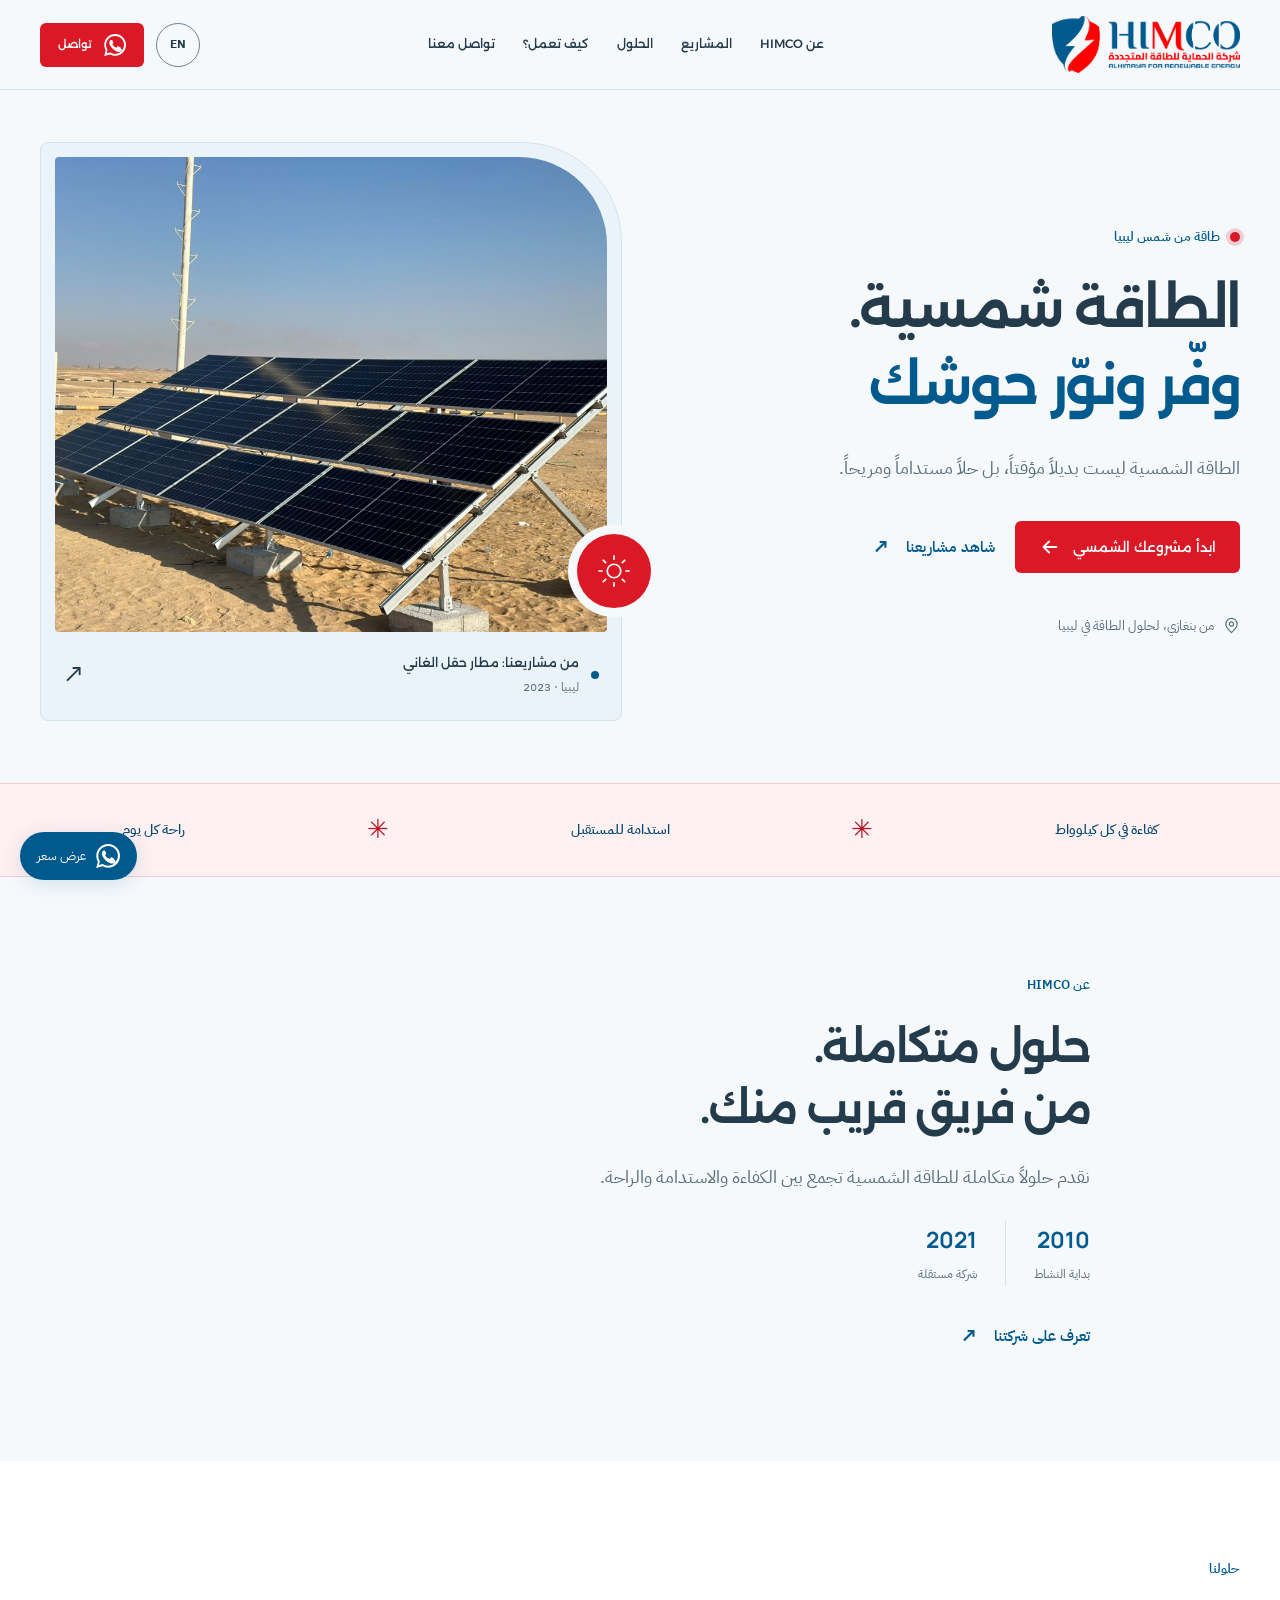
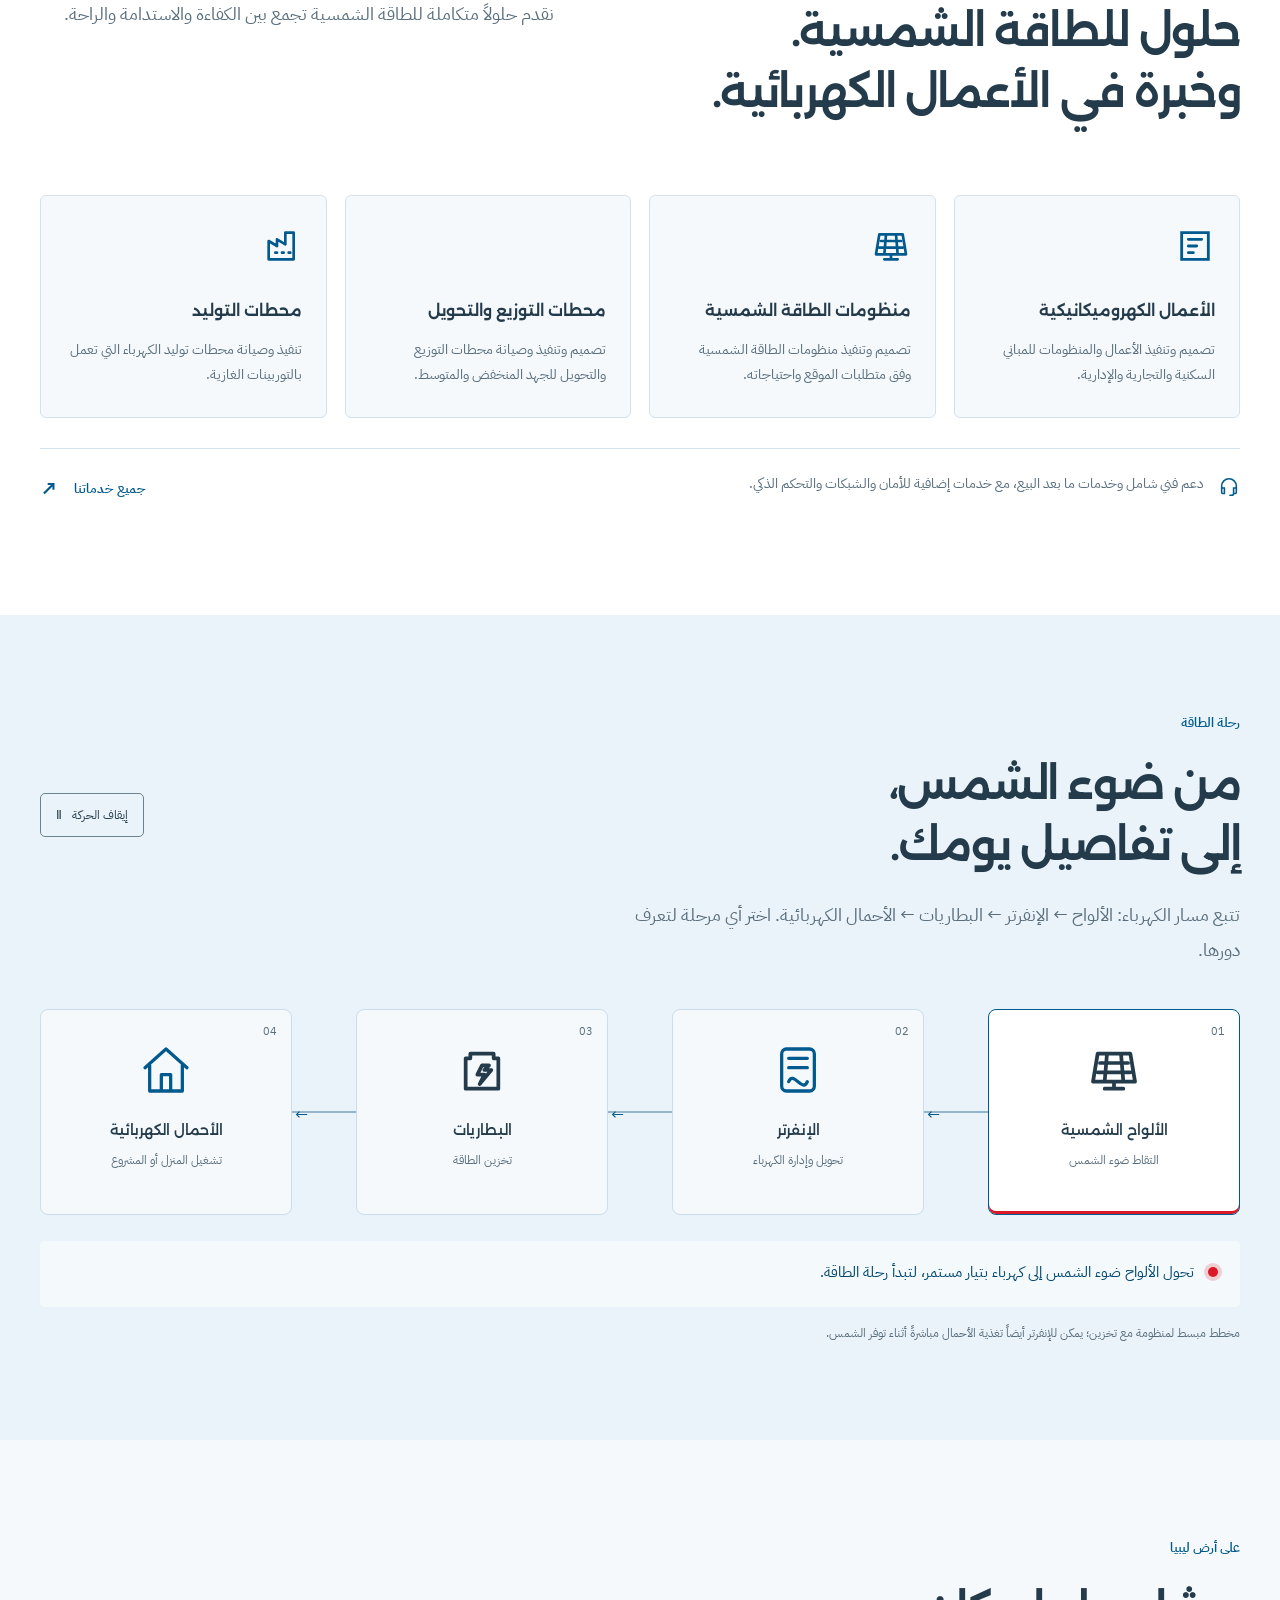
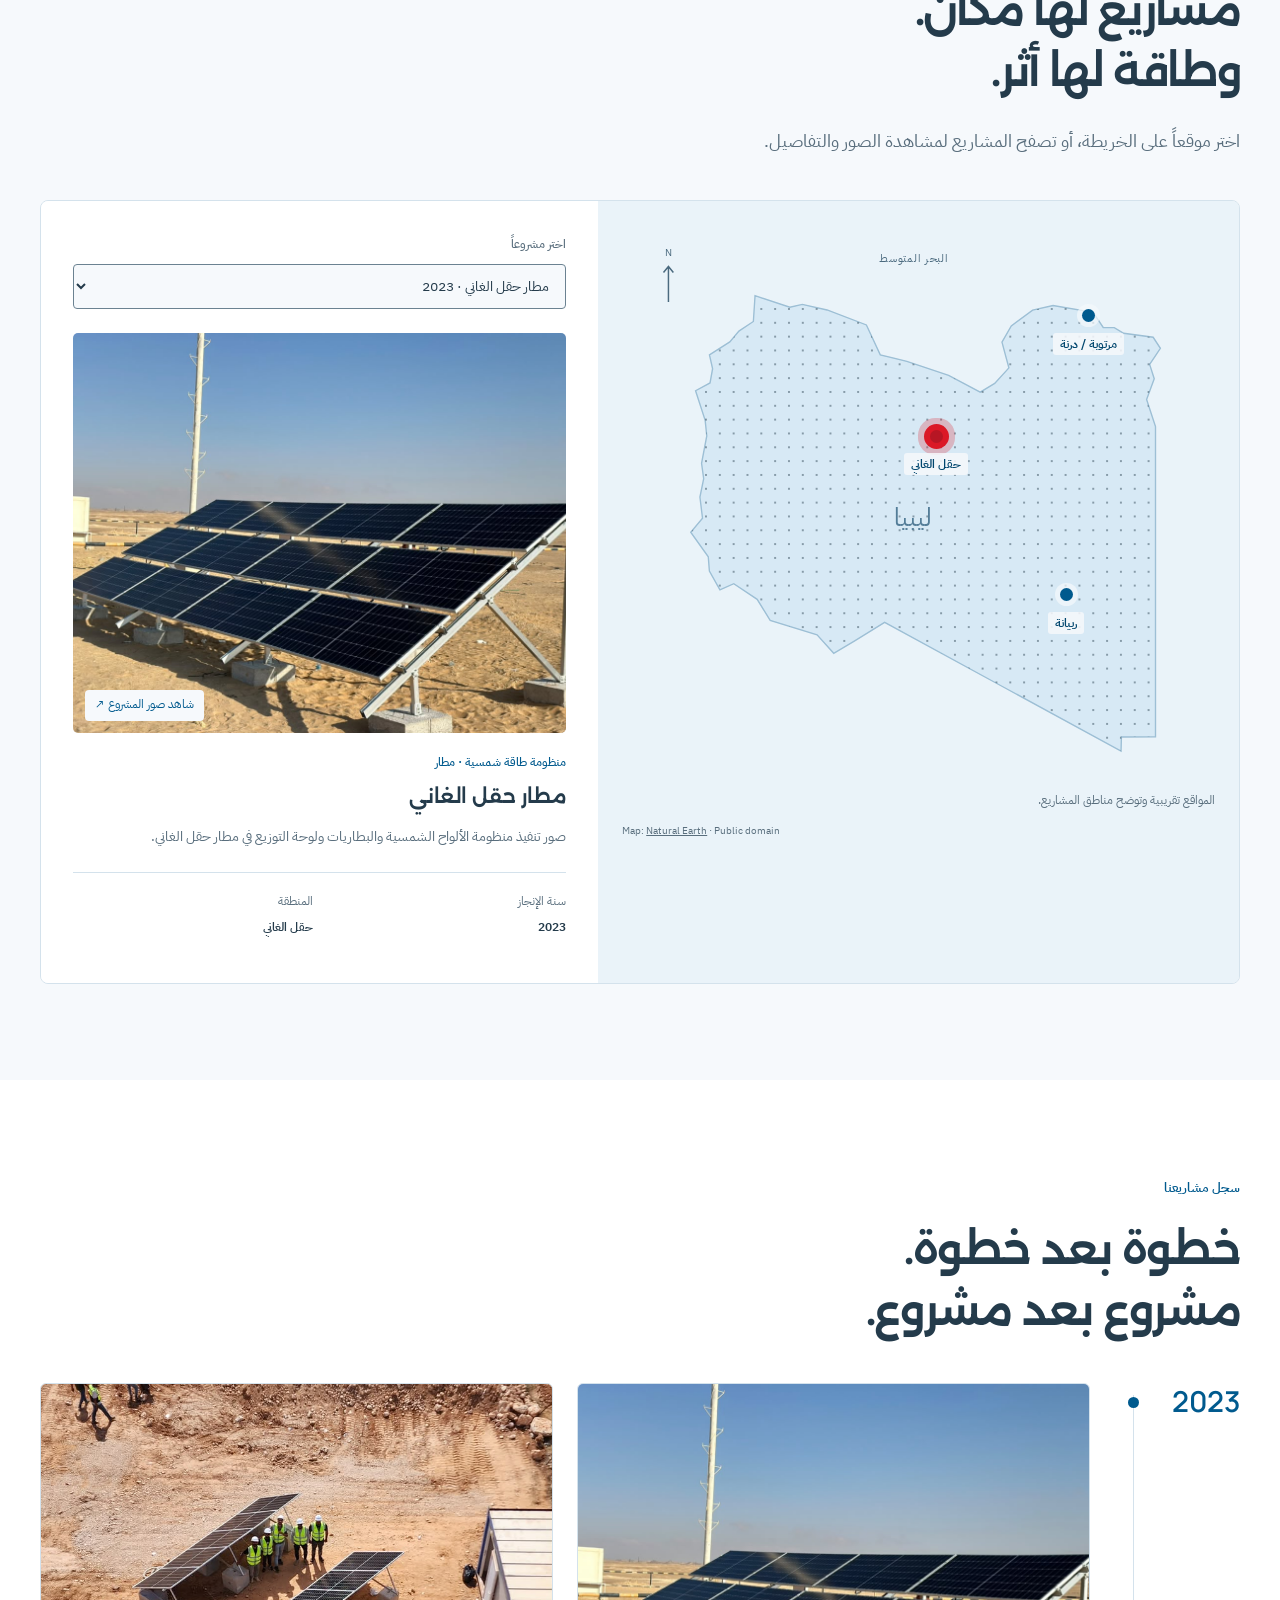
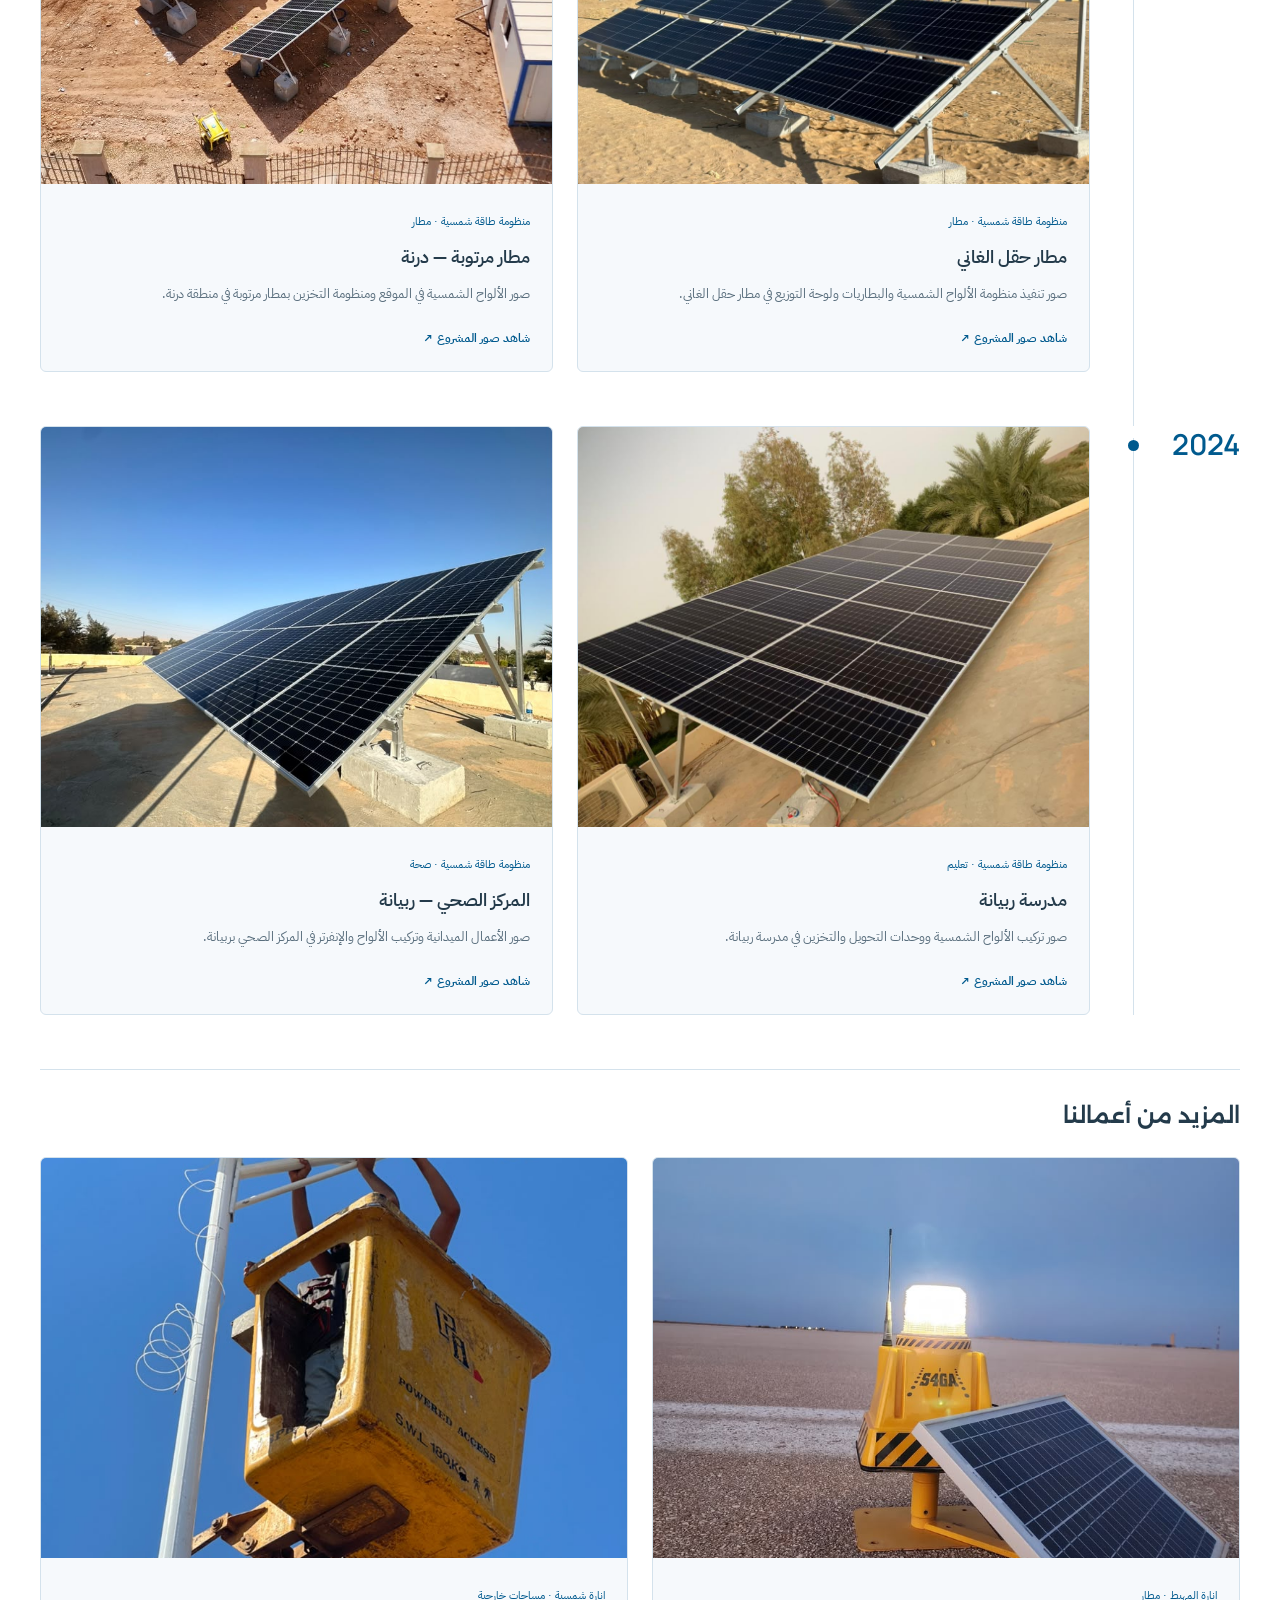
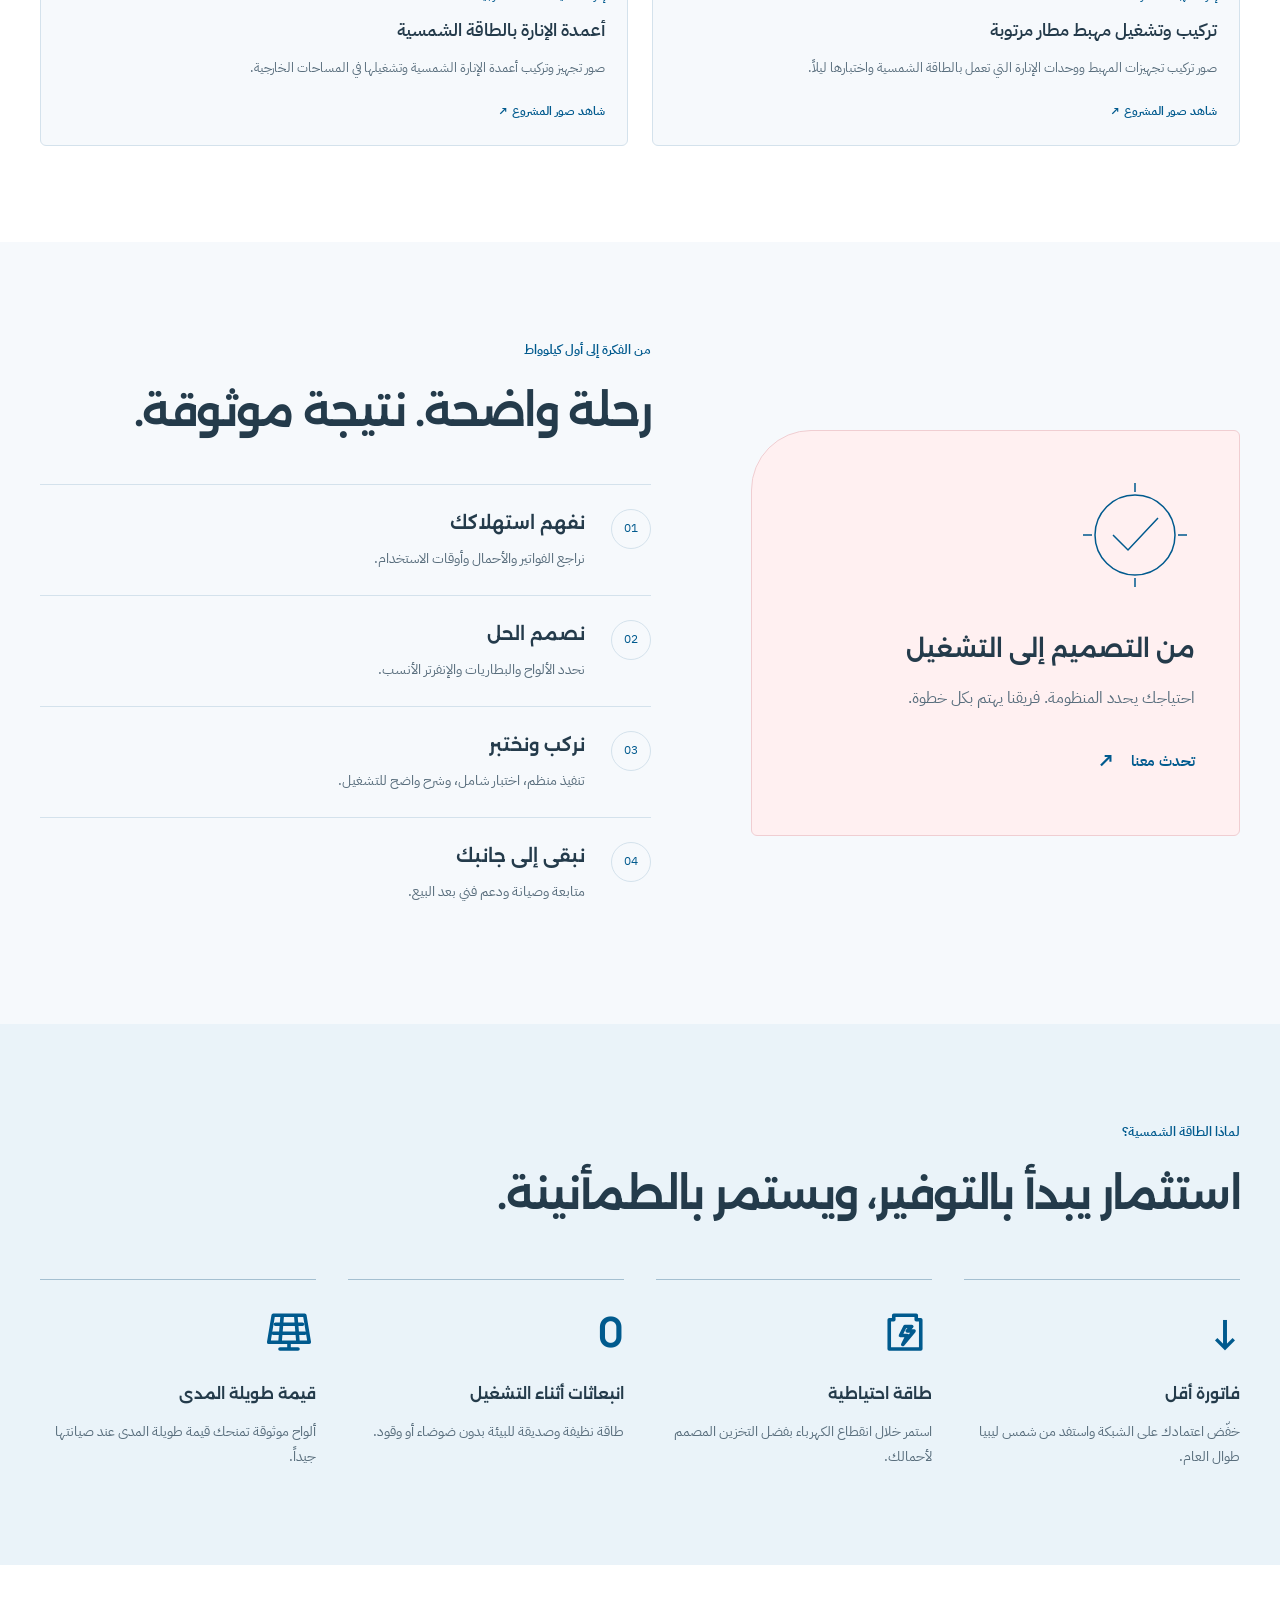
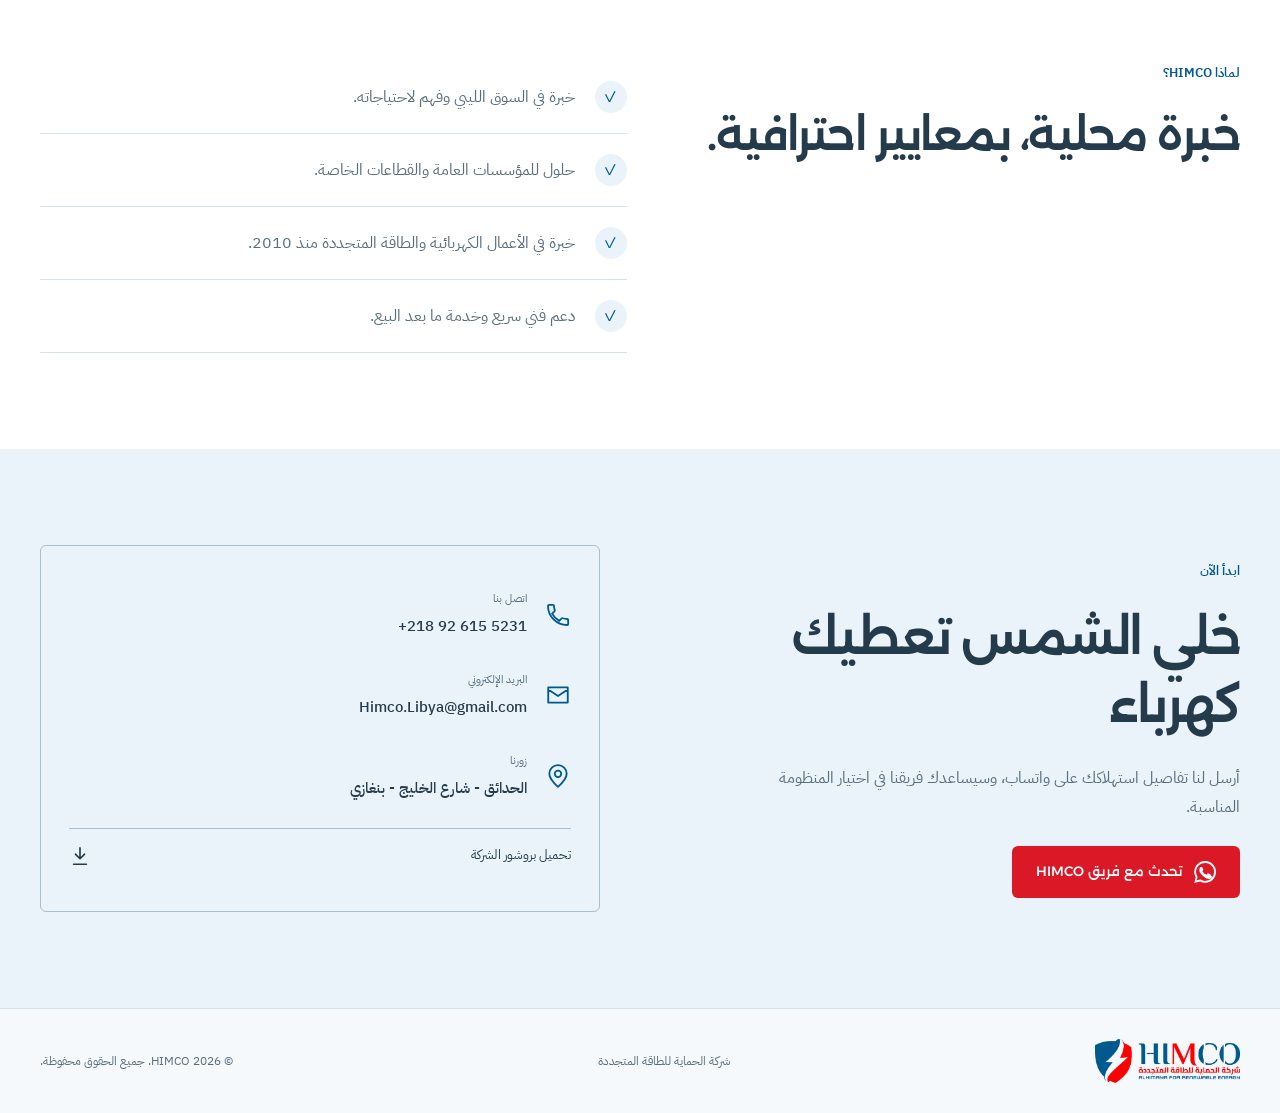
<file: index.html>
<!doctype html>
<html lang="ar" dir="rtl">

<head>
  <meta charset="UTF-8" />
  <meta name="viewport" content="width=device-width, initial-scale=1.0" />
  <meta name="description"
    content="شركة الحماية للطاقة المتجددة - تصميم وتركيب وبيع منظومات الطاقة الشمسية في بنغازي، ليبيا." />
  <meta name="theme-color" content="#f6f9fc" />
  <meta name="robots" content="index, follow" />
  <meta name="referrer" content="strict-origin-when-cross-origin" />
  <meta property="og:type" content="website" />
  <meta property="og:site_name" content="HIMCO" />
  <meta property="og:locale" content="ar_LY" />
  <meta property="og:title" content="HIMCO | الحماية للطاقة المتجددة" />
  <meta property="og:description"
    content="شركة الحماية للطاقة المتجددة - تصميم وتركيب وبيع منظومات الطاقة الشمسية في بنغازي، ليبيا." />
  <meta name="twitter:card" content="summary" />
  <meta name="twitter:title" content="HIMCO | الحماية للطاقة المتجددة" />
  <meta name="twitter:description"
    content="شركة الحماية للطاقة المتجددة - تصميم وتركيب وبيع منظومات الطاقة الشمسية في بنغازي، ليبيا." />
  <title>HIMCO | الحماية للطاقة المتجددة</title>
  <link rel="icon" href="logo--.png" type="image/png" />
  <link rel="preconnect" href="https://fonts.googleapis.com" />
  <link rel="preconnect" href="https://fonts.gstatic.com" crossorigin />
  <link
    href="https://fonts.googleapis.com/css2?family=Alexandria:wght@400;500;600;700&family=IBM+Plex+Sans+Arabic:wght@400;500;600&family=Manrope:wght@400;500;600;700;800&display=swap"
    rel="stylesheet" />
  <link rel="preload" href="assets/Projects/مطار حقل الغاني سنة 2023/WhatsApp Image 2026-09-22 at 12.08.44 PM.jpeg"
    as="image" />
  <link rel="stylesheet" href="styles.css" />
  <noscript>
    <style>
      .menu-toggle,
      .language-switch {
        display: none;
      }

      @media (max-width: 760px) {
        .mobile-nav[hidden] {
          display: block !important;
          position: static;
        }
      }
    </style>
  </noscript>
</head>

<body>
  <a class="skip-link" href="#top" data-ar="انتقل إلى المحتوى" data-en="Skip to content">انتقل إلى المحتوى</a>
  <header class="site-header" data-header>
    <a class="brand" href="index.html#top" aria-label="الرئيسية HIMCO" data-alt-ar="الرئيسية HIMCO"
      data-alt-en="HIMCO home">
      <img width="1843" height="559" src="logo--.png" alt="HIMCO - الحماية للطاقة المتجددة" />
    </a>

    <nav class="desktop-nav" aria-label="التنقل الرئيسي" data-alt-ar="التنقل الرئيسي" data-alt-en="Primary navigation">
      <a href="about.html" data-ar="عن HIMCO" data-en="About HIMCO">عن HIMCO</a>
      <a href="#projects" data-ar="المشاريع" data-en="Projects">المشاريع</a>
      <a href="#solutions" data-ar="الحلول" data-en="Solutions">الحلول</a>
      <a href="#energy-flow" data-ar="كيف تعمل؟" data-en="How it works">كيف تعمل؟</a>
      <a href="#contact" data-ar="تواصل معنا" data-en="Contact">تواصل معنا</a>
    </nav>

    <div class="header-actions">
      <button class="menu-toggle" type="button" aria-expanded="false" aria-controls="mobile-nav" data-menu-toggle><svg
          viewBox="0 0 24 24" aria-hidden="true">
          <path d="M4 7h16M4 12h16M4 17h16" />
        </svg><span class="sr-only" data-ar="القائمة" data-en="Menu">القائمة</span></button>
      <button class="language-switch" type="button" data-language-switch aria-label="Switch to English">
        <span aria-hidden="true">EN</span>
      </button>
      <a class="button button-small button-primary whatsapp-link" href="https://wa.me/218926155231" target="_blank"
        rel="noreferrer">
        <svg class="icon" aria-hidden="true">
          <use href="#icon-whatsapp"></use>
        </svg>
        <span data-ar="تواصل" data-en="Get a quote">تواصل</span>
      </a>
    </div>
  </header>
  <nav class="mobile-nav" id="mobile-nav" aria-label="قائمة التنقل" data-alt-ar="قائمة التنقل"
    data-alt-en="Mobile navigation" hidden><a href="about.html" data-ar="عن HIMCO" data-en="About HIMCO">عن HIMCO</a>
    <a href="#projects" data-ar="المشاريع" data-en="Projects">المشاريع</a>
    <a href="#solutions" data-ar="الحلول" data-en="Solutions">الحلول</a>
    <a href="#energy-flow" data-ar="كيف تعمل؟" data-en="How it works">كيف تعمل؟</a>
    <a href="#contact" data-ar="تواصل معنا" data-en="Contact">تواصل معنا</a>
  </nav>

  <main id="top" tabindex="-1">
    <section class="hero" aria-labelledby="hero-title">
      <div class="container hero-layout">
        <div class="hero-content">
          <p class="eyebrow"><span class="sun-dot" aria-hidden="true"></span><span data-ar="طاقة من شمس ليبيا"
              data-en="Powered by the Libyan sun">طاقة من شمس ليبيا</span></p>
          <h1 id="hero-title"><span data-ar="الطاقة شمسية." data-en="Solar energy.">طاقة شمسية.</span><span
              class="accent" data-ar="وفّر ونوّر حوشك" data-en="Power you can count on."></span></h1>
          <p class="hero-copy" data-ar="الطاقة الشمسية ليست بديلاً مؤقتاً، بل حلاً مستداماً ومريحاً."
            data-en="Solar energy is not a temporary alternative, but a sustainable and convenient solution.">الطاقة
            الشمسية ليست بديلاً مؤقتاً، بل حلاً مستداماً ومريحاً.</p>
          <div class="hero-actions">
            <a class="button button-primary whatsapp-link" href="https://wa.me/218926155231" target="_blank"
              rel="noreferrer"><span data-ar="ابدأ مشروعك الشمسي" data-en="Start your solar project">ابدأ مشروعك
                الشمسي</span><svg class="icon arrow-icon" aria-hidden="true">
                <use href="#icon-arrow" />
              </svg></a>
            <a class="text-link" href="#projects"><span data-ar="شاهد مشاريعنا" data-en="Explore our projects">شاهد
                مشاريعنا</span><span aria-hidden="true">↗</span></a>
          </div>
          <div class="hero-note"><svg class="icon" aria-hidden="true">
              <use href="#icon-location" />
            </svg><span data-ar="من بنغازي، لحلول الطاقة في ليبيا" data-en="From Benghazi, for energy across Libya">من
              بنغازي، لحلول الطاقة في ليبيا</span></div>
        </div>
        <figure class="hero-visual">
          <img src="assets/Projects/مطار حقل الغاني سنة 2023/WhatsApp Image 2026-09-22 at 12.08.44 PM.jpeg"
            alt="ألواح شمسية في مشروع HIMCO بمطار حقل الغاني" data-alt-ar="ألواح شمسية في مشروع HIMCO بمطار حقل الغاني"
            data-alt-en="Solar panels at HIMCO’s Ghani Field Airport project" fetchpriority="high" width="1080"
            height="810" />
          <figcaption><span class="project-dot" aria-hidden="true"></span>
            <div><strong data-ar="من مشاريعنا: مطار حقل الغاني" data-en="Our work: Ghani Field Airport">من مشاريعنا:
                مطار حقل الغاني</strong><span data-ar="ليبيا · 2023" data-en="Libya · 2023">ليبيا · 2023</span></div><a
              href="#projects" aria-label="استكشف المشروع" data-alt-ar="استكشف المشروع"
              data-alt-en="Explore project">↗</a>
          </figcaption>
          <div class="solar-seal" aria-hidden="true"><svg viewBox="0 0 32 32">
              <circle cx="16" cy="16" r="6" />
              <path d="M16 2v4m0 20v4M2 16h4m20 0h4M6 6l3 3m14 14 3 3M6 26l3-3M23 9l3-3" />
            </svg></div>
        </figure>
      </div>
    </section>
    <div class="value-strip">
      <div class="container"><span data-ar="كفاءة في كل كيلوواط" data-en="Efficiency in every kilowatt">كفاءة في كل
          كيلوواط</span><span class="strip-sun" aria-hidden="true">✳</span><span data-ar="استدامة للمستقبل"
          data-en="Sustainability for tomorrow">استدامة للمستقبل</span><span class="strip-sun"
          aria-hidden="true">✳</span><span data-ar="راحة كل يوم" data-en="Everyday convenience">راحة كل يوم</span></div>
    </div>
    <section class="company-intro section" id="about">
      <div class="container company-overview">
        <div>
          <p class="eyebrow" data-ar="عن HIMCO" data-en="Meet HIMCO">عن HIMCO</p>
          <h2 data-ar="حلول متكاملة.
من فريق قريب منك." data-en="Complete solutions.
A team close to you.">حلول متكاملة. من فريق قريب منك.</h2>
          <p class="section-lead" data-ar="نقدم حلولاً متكاملة للطاقة الشمسية تجمع بين الكفاءة والاستدامة والراحة."
            data-en="We provide integrated solar energy solutions that combine efficiency, sustainability, and convenience.">
            نقدم حلولاً متكاملة للطاقة الشمسية تجمع بين الكفاءة والاستدامة والراحة.</p>
          <div class="company-facts"><span><strong data-ar="2010" data-en="2010">2010</strong><small
                data-ar="بداية النشاط" data-en="Operations began">بداية النشاط</small></span><span><strong
                data-ar="2021" data-en="2021">2021</strong><small data-ar="شركة مستقلة"
                data-en="Independent company">شركة مستقلة</small></span></div><a class="text-link"
            href="about.html"><span data-ar="تعرف على شركتنا" data-en="Get to know our company">تعرف على
              شركتنا</span><span aria-hidden="true">↗</span></a>
        </div>
      </div>
    </section>

    <section class="intro section" id="solutions">
      <div class="container intro-layout">
        <div class="section-heading reveal">
          <p class="eyebrow" data-ar="حلولنا" data-en="Our solutions">حلولنا</p>
          <h2 data-ar="حلول للطاقة الشمسية.
وخبرة في الأعمال الكهربائية." data-en="Solar energy solutions.
Electrical expertise.">حلول للطاقة الشمسية.
            وخبرة في الأعمال الكهربائية.</h2>
        </div>
        <p class="section-lead reveal" data-ar="نقدم حلولاً متكاملة للطاقة الشمسية تجمع بين الكفاءة والاستدامة والراحة."
          data-en="We provide integrated solar energy solutions that combine efficiency, sustainability, and convenience.">
          نقدم حلولاً متكاملة للطاقة الشمسية تجمع بين الكفاءة والاستدامة والراحة.</p>
      </div>

      <div class="container solution-grid">
        <article class="solution-card reveal"><svg class="service-icon" aria-hidden="true">
            <use href="#icon-plan" />
          </svg>
          <h3 data-ar="الأعمال الكهروميكانيكية" data-en="Electromechanical works">الأعمال الكهروميكانيكية</h3>
          <p data-ar="تصميم وتنفيذ الأعمال والمنظومات للمباني السكنية والتجارية والإدارية."
            data-en="Design and implementation of works and systems for residential, commercial and administrative buildings.">
            تصميم وتنفيذ الأعمال والمنظومات للمباني السكنية والتجارية والإدارية.</p>
        </article>
        <article class="solution-card reveal"><svg class="service-icon" aria-hidden="true">
            <use href="#icon-panel" />
          </svg>
          <h3 data-ar="منظومات الطاقة الشمسية" data-en="Solar energy systems">منظومات الطاقة الشمسية</h3>
          <p data-ar="تصميم وتنفيذ منظومات الطاقة الشمسية وفق متطلبات الموقع واحتياجاته."
            data-en="Design and implementation of solar energy systems for the site and its requirements.">تصميم وتنفيذ
            منظومات الطاقة الشمسية وفق متطلبات الموقع واحتياجاته.</p>
        </article>
        <article class="solution-card reveal"><svg class="service-icon" aria-hidden="true">
            <use href="#icon-inverter" />
          </svg>
          <h3 data-ar="محطات التوزيع والتحويل" data-en="Distribution &amp; substations">محطات التوزيع والتحويل</h3>
          <p data-ar="تصميم وتنفيذ وصيانة محطات التوزيع والتحويل للجهد المنخفض والمتوسط."
            data-en="Design, implementation and maintenance of low and medium voltage distribution stations and substations.">
            تصميم وتنفيذ وصيانة محطات التوزيع والتحويل للجهد المنخفض والمتوسط.</p>
        </article>
        <article class="solution-card reveal"><svg class="service-icon" aria-hidden="true">
            <use href="#icon-power" />
          </svg>
          <h3 data-ar="محطات التوليد" data-en="Power generation stations">محطات التوليد</h3>
          <p data-ar="تنفيذ وصيانة محطات توليد الكهرباء التي تعمل بالتوربينات الغازية."
            data-en="Implementation and maintenance of gas turbine power generation stations.">تنفيذ وصيانة محطات توليد
            الكهرباء التي تعمل بالتوربينات الغازية.</p>
        </article>
      </div>
      <div class="container services-support"><svg class="icon" aria-hidden="true">
          <use href="#icon-support" />
        </svg>
        <p data-ar="دعم فني شامل وخدمات ما بعد البيع، مع خدمات إضافية للأمان والشبكات والتحكم الذكي."
          data-en="Comprehensive technical support and after-sales service, with additional safety, networking and smart control services.">
          دعم فني شامل وخدمات ما بعد البيع، مع خدمات إضافية للأمان والشبكات والتحكم الذكي.</p><a class="text-link"
          href="about.html#services"><span data-ar="جميع خدماتنا" data-en="All our services">جميع خدماتنا</span><span
            aria-hidden="true">↗</span></a>
      </div>
    </section>

    <section class="energy-section section" id="energy-flow" aria-labelledby="flow-title">
      <div class="container">
        <div class="section-heading">
          <p class="eyebrow" data-ar="رحلة الطاقة" data-en="Follow the energy">رحلة الطاقة</p>
          <div class="heading-row">
            <h2 id="flow-title" data-ar="من ضوء الشمس،
إلى تفاصيل يومك." data-en="From sunlight,
to your everyday.">من ضوء الشمس، إلى تفاصيل يومك.</h2><button class="motion-toggle" type="button" data-flow-toggle
              aria-pressed="false"><span data-ar="إيقاف الحركة" data-en="Pause animation">إيقاف الحركة</span><span
                aria-hidden="true">Ⅱ</span></button>
          </div>
          <p class="section-lead"
            data-ar="تتبع مسار الكهرباء: الألواح ← الإنفرتر ← البطاريات ← الأحمال الكهربائية. اختر أي مرحلة لتعرف دورها."
            data-en="Follow electricity from panels → inverter → batteries → electrical loads. Select a stage to learn what it does.">
            تتبع مسار الكهرباء: الألواح ← الإنفرتر ← البطاريات ← الأحمال الكهربائية. اختر أي مرحلة لتعرف دورها.</p>
        </div>
        <div class="energy-flow" data-energy-flow>
          <button class="flow-stage is-active" type="button" data-flow-stage="0" aria-pressed="true"><span
              class="flow-number">01</span><svg aria-hidden="true">
              <use href="#icon-panel" />
            </svg><strong data-ar="الألواح الشمسية" data-en="Solar panels">الألواح الشمسية</strong><small
              data-ar="التقاط ضوء الشمس" data-en="Capture sunlight">التقاط ضوء الشمس</small></button>
          <div class="flow-connector" aria-hidden="true"><span></span><i>→</i></div>
          <button class="flow-stage" type="button" data-flow-stage="1" aria-pressed="false"><span
              class="flow-number">02</span><svg aria-hidden="true">
              <use href="#icon-inverter" />
            </svg><strong data-ar="الإنفرتر" data-en="Inverter">الإنفرتر</strong><small data-ar="تحويل وإدارة الكهرباء"
              data-en="Convert & manage power">تحويل وإدارة الكهرباء</small></button>
          <div class="flow-connector" aria-hidden="true"><span></span><i>→</i></div>
          <button class="flow-stage" type="button" data-flow-stage="2" aria-pressed="false"><span
              class="flow-number">03</span><svg aria-hidden="true">
              <use href="#icon-battery" />
            </svg><strong data-ar="البطاريات" data-en="Batteries">البطاريات</strong><small data-ar="تخزين الطاقة"
              data-en="Store energy">تخزين الطاقة</small></button>
          <div class="flow-connector" aria-hidden="true"><span></span><i>→</i></div>
          <button class="flow-stage" type="button" data-flow-stage="3" aria-pressed="false"><span
              class="flow-number">04</span><svg aria-hidden="true">
              <use href="#icon-loads" />
            </svg><strong data-ar="الأحمال الكهربائية" data-en="Electrical loads">الأحمال الكهربائية</strong><small
              data-ar="تشغيل المنزل أو المشروع" data-en="Power your home or business">تشغيل المنزل أو
              المشروع</small></button>
        </div>
        <div class="flow-explanation"><span class="sun-dot" aria-hidden="true"></span>
          <p data-flow-description></p>
        </div>
        <p class="diagram-note"
          data-ar="مخطط مبسط لمنظومة مع تخزين؛ يمكن للإنفرتر أيضاً تغذية الأحمال مباشرةً أثناء توفر الشمس."
          data-en="Simplified system with storage; the inverter can also supply loads directly while sunlight is available.">
          مخطط مبسط لمنظومة مع تخزين؛ يمكن للإنفرتر أيضاً تغذية الأحمال مباشرةً أثناء توفر الشمس.</p>
      </div>
    </section>
    <section class="projects-section section" id="projects" aria-labelledby="projects-title">
      <div class="container">
        <div class="section-heading">
          <p class="eyebrow" data-ar="على أرض ليبيا" data-en="On the ground in Libya">على أرض ليبيا</p>
          <h2 id="projects-title" data-ar="مشاريع لها مكان.
وطاقة لها أثر." data-en="Real places.
Lasting energy.">مشاريع لها مكان. وطاقة لها أثر.</h2>
          <p class="section-lead" data-ar="اختر موقعاً على الخريطة، أو تصفح المشاريع لمشاهدة الصور والتفاصيل."
            data-en="Select a location on the map, or browse the projects to see photographs and details.">اختر موقعاً
            على الخريطة، أو تصفح المشاريع لمشاهدة الصور والتفاصيل.</p>
        </div>
        <div class="project-explorer">
          <div class="map-panel">
            <div class="libya-map" data-libya-map><svg viewBox="0 0 600 560" role="img" aria-label="Map of Libya"
                data-alt-ar="خريطة ليبيا" data-alt-en="Map of Libya">
                <defs>
                  <pattern id="map-dots" width="14" height="14" patternUnits="userSpaceOnUse">
                    <circle cx="1" cy="1" r="1" fill="currentColor" />
                  </pattern>
                </defs>
                <path data-libya-shape class="country-shape" />
                <path data-libya-pattern class="country-pattern" fill="url(#map-dots)" /><text x="295" y="305"
                  class="country-name" text-anchor="middle" data-ar="ليبيا" data-en="LIBYA">ليبيا</text><text x="295"
                  y="37" class="sea-name" text-anchor="middle" data-ar="البحر المتوسط" data-en="MEDITERRANEAN SEA">البحر
                  المتوسط</text>
                <g class="north-marker">
                  <path d="M47 42v36m-5-30 5-6 5 6" /><text x="47" y="31" text-anchor="middle">N</text>
                </g>
              </svg>
              <div data-map-markers></div>
            </div>
            <p class="map-note" data-ar="المواقع تقريبية وتوضح مناطق المشاريع."
              data-en="Markers indicate approximate project areas.">المواقع تقريبية وتوضح مناطق المشاريع.</p><small
              class="map-credit">Map: <a href="https://www.naturalearthdata.com/about/terms-of-use/" target="_blank"
                rel="noreferrer">Natural Earth</a> · Public domain</small>
          </div>
          <div class="project-detail"><label for="project-select" data-ar="اختر مشروعاً" data-en="Choose a project">اختر
              مشروعاً</label><select id="project-select" data-project-select></select>
            <div data-project-detail aria-live="polite" aria-atomic="true"></div>
          </div>
        </div>
        <noscript>
          <style>
            .project-explorer,
            .timeline-section {
              display: none;
            }
          </style>
          <p>استكشف صور المشاريع عبر الروابط التالية. Enable JavaScript for the interactive map and galleries.</p>
          <p><a class="text-link"
              href="assets/Projects/مطار حقل الغاني سنة 2023/WhatsApp Image 2026-09-22 at 12.08.44 PM.jpeg">مطار حقل
              الغاني · Ghani Field Airport · 2023</a></p>
          <p><a class="text-link"
              href="assets/Projects/مطار مرتوبة ( درنة ) 2023/WhatsApp Image 2026-09-22 at 12.10.18 PM.jpeg">مطار مرتوبة
              · Martuba Airport · 2023</a></p>
        </noscript>
      </div>
    </section>
    <section class="timeline-section section" id="timeline" aria-labelledby="timeline-title">
      <div class="container">
        <div class="section-heading">
          <p class="eyebrow" data-ar="سجل مشاريعنا" data-en="Our project record">سجل مشاريعنا</p>
          <h2 id="timeline-title" data-ar="خطوة بعد خطوة.
مشروع بعد مشروع." data-en="Step by step.
Project by project.">خطوة بعد خطوة. مشروع بعد مشروع.</h2>
        </div>
        <div class="project-timeline" data-project-timeline></div>
        <div class="undated-projects">
          <h3 data-ar="المزيد من أعمالنا" data-en="More of our work">المزيد من أعمالنا</h3>
          <div class="project-card-grid" data-undated-projects></div>
        </div>
      </div>
    </section>
    <section class="story section" id="process">
      <div class="container story-layout">
        <div class="process-summary"><svg viewBox="0 0 120 120" aria-hidden="true">
            <circle cx="60" cy="60" r="40" />
            <path d="m38 60 15 15 30-32M60 8v9m0 86v9M8 60h9m86 0h9" />
          </svg>
          <h3 data-ar="من التصميم إلى التشغيل" data-en="From design to operation">من التصميم إلى التشغيل</h3>
          <p data-ar="احتياجك يحدد المنظومة. فريقنا يهتم بكل خطوة."
            data-en="Your needs shape the system. Our team handles each step.">احتياجك يحدد المنظومة. فريقنا يهتم بكل
            خطوة.</p><a class="text-link whatsapp-link" href="https://wa.me/218926155231" target="_blank"
            rel="noreferrer"><span data-ar="تحدث معنا" data-en="Talk to us">تحدث معنا</span><span
              aria-hidden="true">↗</span></a>
        </div>

        <div class="story-content">
          <div class="section-heading reveal">
            <p class="eyebrow" data-ar="من الفكرة إلى أول كيلوواط" data-en="From idea to first kilowatt">
              من الفكرة إلى أول كيلوواط
            </p>
            <h2 data-ar="رحلة واضحة. نتيجة موثوقة." data-en="A clear journey. A reliable result.">
              رحلة واضحة. نتيجة موثوقة.
            </h2>
          </div>
          <ol class="process-list">
            <li class="process-step reveal">
              <span>01</span>
              <div>
                <h3 data-ar="نفهم استهلاكك" data-en="Understand your usage">نفهم استهلاكك</h3>
                <p data-ar="نراجع الفواتير والأحمال وأوقات الاستخدام."
                  data-en="We review bills, loads and usage patterns.">
                  نراجع الفواتير والأحمال وأوقات الاستخدام.
                </p>
              </div>
            </li>
            <li class="process-step reveal">
              <span>02</span>
              <div>
                <h3 data-ar="نصمم الحل" data-en="Design the solution">نصمم الحل</h3>
                <p data-ar="نحدد الألواح والبطاريات والإنفرتر الأنسب."
                  data-en="We select the right panels, storage and inverter.">
                  نحدد الألواح والبطاريات والإنفرتر الأنسب.
                </p>
              </div>
            </li>
            <li class="process-step reveal">
              <span>03</span>
              <div>
                <h3 data-ar="نركب ونختبر" data-en="Install and test">نركب ونختبر</h3>
                <p data-ar="تنفيذ منظم، اختبار شامل، وشرح واضح للتشغيل."
                  data-en="Careful installation, complete testing and a clear handover.">
                  تنفيذ منظم، اختبار شامل، وشرح واضح للتشغيل.
                </p>
              </div>
            </li>
            <li class="process-step reveal">
              <span>04</span>
              <div>
                <h3 data-ar="نبقى إلى جانبك" data-en="Stay by your side">نبقى إلى جانبك</h3>
                <p data-ar="متابعة وصيانة ودعم فني بعد البيع."
                  data-en="Ongoing maintenance and responsive after-sales support.">
                  متابعة وصيانة ودعم فني بعد البيع.
                </p>
              </div>
            </li>
          </ol>
        </div>
      </div>
    </section>

    <section class="benefits section" id="why-us">
      <div class="benefits-orbit" aria-hidden="true"></div>
      <div class="container">
        <div class="benefits-heading reveal">
          <p class="eyebrow" data-ar="لماذا الطاقة الشمسية؟" data-en="Why solar?">لماذا الطاقة الشمسية؟</p>
          <h2 data-ar="استثمار يبدأ بالتوفير، ويستمر بالطمأنينة."
            data-en="An investment that saves today and reassures tomorrow.">
            استثمار يبدأ بالتوفير، ويستمر بالطمأنينة.
          </h2>
        </div>

        <div class="benefit-grid">
          <article class="benefit-card reveal">
            <strong>↓</strong>
            <h3 data-ar="فاتورة أقل" data-en="Lower bills">فاتورة أقل</h3>
            <p data-ar="خفّض اعتمادك على الشبكة واستفد من شمس ليبيا طوال العام."
              data-en="Reduce grid dependence and benefit from Libya's year-round sun.">
              خفّض اعتمادك على الشبكة واستفد من شمس ليبيا طوال العام.
            </p>
          </article>
          <article class="benefit-card reveal">
            <svg aria-hidden="true">
              <use href="#icon-battery" />
            </svg>
            <h3 data-ar="طاقة احتياطية" data-en="Backup power">طاقة احتياطية</h3>
            <p data-ar="استمر خلال انقطاع الكهرباء بفضل التخزين المصمم لأحمالك."
              data-en="Keep operating during outages with storage sized for your loads.">
              استمر خلال انقطاع الكهرباء بفضل التخزين المصمم لأحمالك.
            </p>
          </article>
          <article class="benefit-card reveal">
            <strong>0</strong>
            <h3 data-ar="انبعاثات أثناء التشغيل" data-en="Operating emissions">انبعاثات أثناء التشغيل</h3>
            <p data-ar="طاقة نظيفة وصديقة للبيئة بدون ضوضاء أو وقود."
              data-en="Clean, quiet energy without ongoing fuel use.">
              طاقة نظيفة وصديقة للبيئة بدون ضوضاء أو وقود.
            </p>
          </article>
          <article class="benefit-card reveal">
            <svg aria-hidden="true">
              <use href="#icon-panel" />
            </svg>
            <h3 data-ar="قيمة طويلة المدى" data-en="Long-term value">قيمة طويلة المدى</h3>
            <p data-ar="ألواح موثوقة تمنحك قيمة طويلة المدى عند صيانتها جيداً."
              data-en="Reliable panels deliver long-term value with proper care.">
              ألواح موثوقة تمنحك قيمة طويلة المدى عند صيانتها جيداً.
            </p>
          </article>
        </div>
      </div>
    </section>

    <section class="trust section">
      <div class="container trust-layout">
        <div class="section-heading reveal">
          <p class="eyebrow" data-ar="لماذا HIMCO؟" data-en="Why HIMCO?">لماذا HIMCO؟</p>
          <h2 data-ar="خبرة محلية، بمعايير احترافية." data-en="Local experience. Professional standards.">
            خبرة محلية، بمعايير احترافية.
          </h2>
        </div>
        <div class="trust-points">
          <div class="trust-point reveal">
            <span aria-hidden="true">✓</span>
            <p data-ar="خبرة في السوق الليبي وفهم لاحتياجاته."
              data-en="Experience in the Libyan market and its energy needs.">
              خبرة في السوق الليبي وفهم لاحتياجاته.
            </p>
          </div>
          <div class="trust-point reveal">
            <span aria-hidden="true">✓</span>
            <p data-ar="حلول للمؤسسات العامة والقطاعات الخاصة."
              data-en="Solutions for public institutions and private businesses.">
              حلول للمؤسسات العامة والقطاعات الخاصة.
            </p>
          </div>
          <div class="trust-point reveal">
            <span aria-hidden="true">✓</span>
            <p data-ar="خبرة في الأعمال الكهربائية والطاقة المتجددة منذ 2010."
              data-en="Electrical and renewable energy experience since 2010.">
              خبرة في الأعمال الكهربائية والطاقة المتجددة منذ 2010.
            </p>
          </div>
          <div class="trust-point reveal">
            <span aria-hidden="true">✓</span>
            <p data-ar="دعم فني سريع وخدمة ما بعد البيع."
              data-en="Responsive technical support and after-sales service.">
              دعم فني سريع وخدمة ما بعد البيع.
            </p>
          </div>
        </div>
      </div>
    </section>

    <section class="contact section" id="contact">
      <div class="contact-sun" aria-hidden="true"></div>
      <div class="container contact-layout">
        <div class="contact-copy reveal">
          <p class="eyebrow" data-ar="ابدأ الآن" data-en="Start today">ابدأ الآن</p>
          <h2 data-ar="خلي الشمس تعطيك كهرباء" data-en="Put the sun to work for you.">خلي الشمس تعطيك كهرباء</h2>
          <p data-ar="أرسل لنا تفاصيل استهلاكك على واتساب، وسيساعدك فريقنا في اختيار المنظومة المناسبة."
            data-en="Send your usage details on WhatsApp and our team will help you choose the right system.">
            أرسل لنا تفاصيل استهلاكك على واتساب، وسيساعدك فريقنا في اختيار المنظومة المناسبة.
          </p>
          <a class="button button-light whatsapp-link" href="https://wa.me/218926155231" target="_blank"
            rel="noreferrer">
            <svg class="icon" aria-hidden="true">
              <use href="#icon-whatsapp"></use>
            </svg>
            <span data-ar="تحدث مع فريق HIMCO" data-en="Talk to the HIMCO team">تحدث مع فريق HIMCO</span>
          </a>
        </div>

        <address class="contact-card reveal">
          <a href="tel:+218926155231">
            <svg class="contact-icon" aria-hidden="true">
              <use href="#icon-phone"></use>
            </svg>
            <span>
              <small data-ar="اتصل بنا" data-en="Call us">اتصل بنا</small>
              <bdi dir="ltr">+218 92 615 5231</bdi>
            </span>
          </a>
          <a href="mailto:Himco.Libya@gmail.com">
            <svg class="contact-icon" aria-hidden="true">
              <use href="#icon-mail"></use>
            </svg>
            <span>
              <small data-ar="البريد الإلكتروني" data-en="Email">البريد الإلكتروني</small>
              <bdi dir="ltr">Himco.Libya@gmail.com</bdi>
            </span>
          </a>
          <div>
            <svg class="contact-icon" aria-hidden="true">
              <use href="#icon-location"></use>
            </svg>
            <span>
              <small data-ar="زورنا" data-en="Visit us">زورنا</small>
              <b data-ar="الحدائق - شارع الخليج - بنغازي" data-en="Al Hadaeq, Al Khaleej Street, Benghazi">
                الحدائق - شارع الخليج - بنغازي
              </b>
            </span>
          </div>
          <a class="brochure-link" href="BROCHURE.pdf" target="_blank" rel="noopener noreferrer" download>
            <span data-ar="تحميل بروشور الشركة" data-en="Download company brochure">تحميل بروشور الشركة</span>
            <svg class="icon" aria-hidden="true">
              <use href="#icon-download"></use>
            </svg>
          </a>
        </address>
      </div>
    </section>
  </main>

  <footer class="site-footer">
    <div class="container footer-layout">
      <img width="1843" height="559" src="logo--.png" alt="HIMCO" />
      <p data-ar="شركة الحماية للطاقة المتجددة" data-en="HIMCO for Renewable Energy">
        شركة الحماية للطاقة المتجددة
      </p>
      <p>
        © <span data-year>2026</span> HIMCO.
        <span data-ar="جميع الحقوق محفوظة." data-en="All rights reserved.">جميع الحقوق محفوظة.</span>
      </p>
    </div>
  </footer>

  <a class="floating-whatsapp whatsapp-link" href="https://wa.me/218926155231" target="_blank" rel="noreferrer"
    aria-label="Request a quote on WhatsApp">
    <svg aria-hidden="true">
      <use href="#icon-whatsapp"></use>
    </svg>
    <span data-ar="عرض سعر" data-en="Quote">عرض سعر</span>
  </a>

  <dialog class="project-dialog" data-project-dialog aria-labelledby="gallery-title">
    <div class="dialog-heading">
      <div>
        <p class="eyebrow" data-gallery-meta></p>
        <h2 id="gallery-title" data-gallery-title></h2>
      </div><button class="dialog-close" type="button" data-gallery-close aria-label="Close project gallery">×</button>
    </div>
    <p data-gallery-description></p>
    <div class="gallery-image-wrap"><img data-gallery-image alt="" /></div>
    <div class="gallery-controls"><button class="motion-toggle" type="button" data-gallery-prev><span
          aria-hidden="true">←</span><span data-ar="السابق" data-en="Previous">السابق</span></button><span
        data-gallery-counter aria-live="polite"></span><button class="motion-toggle" type="button"
        data-gallery-next><span data-ar="التالي" data-en="Next">التالي</span><span aria-hidden="true">→</span></button>
    </div>
  </dialog>
  <svg class="svg-sprite" aria-hidden="true">
    <symbol id="icon-power" viewBox="0 0 24 24">
      <path d="M4 20V9l5 3V8l5 3V4h5v16H4Zm4-4h1m3 0h1m3 0h1" fill="none" stroke="currentColor" stroke-width="1.6"
        stroke-linecap="round" stroke-linejoin="round" />
    </symbol>
    <symbol id="icon-inverter" viewBox="0 0 24 24">
      <rect x="5" y="3" width="14" height="18" rx="2" />
      <path d="M8 7h8M8 11h8m-8 6c2-5 6 5 8 0" />
    </symbol>
    <symbol id="icon-loads" viewBox="0 0 24 24">
      <path d="m3 11 9-8 9 8M5 10v11h14V10M10 21v-7h4v7" />
    </symbol>
    <symbol id="icon-whatsapp" viewBox="0 0 24 24">
      <path
        d="M20.5 3.5A11.8 11.8 0 0 0 12.1 0C5.6 0 .3 5.3.3 11.8c0 2.1.5 4.1 1.6 5.9L.2 24l6.4-1.7a11.8 11.8 0 0 0 5.5 1.4h.1c6.5 0 11.8-5.3 11.8-11.8 0-3.2-1.2-6.1-3.5-8.4Zm-8.3 18.2h-.1a9.8 9.8 0 0 1-5-1.4l-.4-.2-3.8 1 1-3.7-.2-.4a9.8 9.8 0 1 1 8.5 4.7Zm5.4-7.4c-.3-.2-1.8-.9-2.1-1-.3-.1-.5-.2-.7.2-.2.3-.8 1-.9 1.2-.2.2-.3.2-.7.1-1.7-.8-2.8-1.5-3.9-3.4-.3-.5.3-.5.8-1.6.1-.2 0-.4 0-.6L9.2 7c-.2-.6-.5-.5-.7-.5h-.6c-.2 0-.6.1-.9.4-.3.3-1.2 1.2-1.2 2.9 0 1.7 1.3 3.4 1.4 3.6.2.2 2.5 3.8 6 5.3 2.2.9 3 .9 4.1.8.7-.1 1.8-.7 2-1.4.3-.7.3-1.3.2-1.4-.1-.2-.3-.3-.6-.4Z" />
    </symbol>
    <symbol id="icon-arrow" viewBox="0 0 24 24">
      <path d="M5 12h14M13 6l6 6-6 6" fill="none" stroke="currentColor" stroke-width="2" stroke-linecap="round"
        stroke-linejoin="round" />
    </symbol>
    <symbol id="icon-plan" viewBox="0 0 24 24">
      <path d="M4 4h16v16H4zM8 8h8M8 12h5M8 16h3" fill="none" stroke="currentColor" stroke-width="1.7"
        stroke-linecap="round" />
    </symbol>
    <symbol id="icon-panel" viewBox="0 0 24 24">
      <path d="m5 5-2 12h18L19 5H5Zm1 4h12M5 13h14M9 5 8 17m7-12 1 12M12 17v3m-4 0h8" fill="none" stroke="currentColor"
        stroke-width="1.6" stroke-linecap="round" stroke-linejoin="round" />
    </symbol>
    <symbol id="icon-battery" viewBox="0 0 24 24">
      <path d="M7 5h10v2h2v13H5V7h2V5Zm5 5-2 4h3l-2 4 5-6h-3l2-2h-3Z" fill="none" stroke="currentColor"
        stroke-width="1.6" stroke-linejoin="round" />
    </symbol>
    <symbol id="icon-support" viewBox="0 0 24 24">
      <path
        d="M4 13v-2a8 8 0 0 1 16 0v2m-16 0h3v6H5a1 1 0 0 1-1-1v-5Zm16 0h-3v6h2a1 1 0 0 0 1-1v-5Zm-3 6c0 1.1-.9 2-2 2h-2"
        fill="none" stroke="currentColor" stroke-width="1.7" stroke-linecap="round" />
    </symbol>
    <symbol id="icon-phone" viewBox="0 0 24 24">
      <path
        d="M6.6 10.8a15.5 15.5 0 0 0 6.6 6.6l2.2-2.2c.3-.3.7-.4 1.1-.2 1.2.4 2.5.7 3.9.7.6 0 1 .4 1 1v3.5c0 .6-.4 1-1 1C10.7 21.2 2.8 13.3 2.8 3.6c0-.6.4-1 1-1h3.5c.6 0 1 .4 1 1 0 1.4.2 2.7.7 3.9.1.4 0 .8-.3 1.1l-2.1 2.2Z"
        fill="none" stroke="currentColor" stroke-width="1.7" />
    </symbol>
    <symbol id="icon-mail" viewBox="0 0 24 24">
      <path d="M3 5h18v14H3zM3 7l9 6 9-6" fill="none" stroke="currentColor" stroke-width="1.7"
        stroke-linejoin="round" />
    </symbol>
    <symbol id="icon-location" viewBox="0 0 24 24">
      <path d="M20 10c0 5-8 12-8 12S4 15 4 10a8 8 0 1 1 16 0Zm-8 3a3 3 0 1 0 0-6 3 3 0 0 0 0 6Z" fill="none"
        stroke="currentColor" stroke-width="1.7" />
    </symbol>
    <symbol id="icon-download" viewBox="0 0 24 24">
      <path d="M12 3v12m-5-5 5 5 5-5M5 21h14" fill="none" stroke="currentColor" stroke-width="1.8"
        stroke-linecap="round" stroke-linejoin="round" />
    </symbol>
  </svg>

  <script src="projects.js" defer></script>
  <script src="script.js" defer></script>
</body>

</html>
</file>
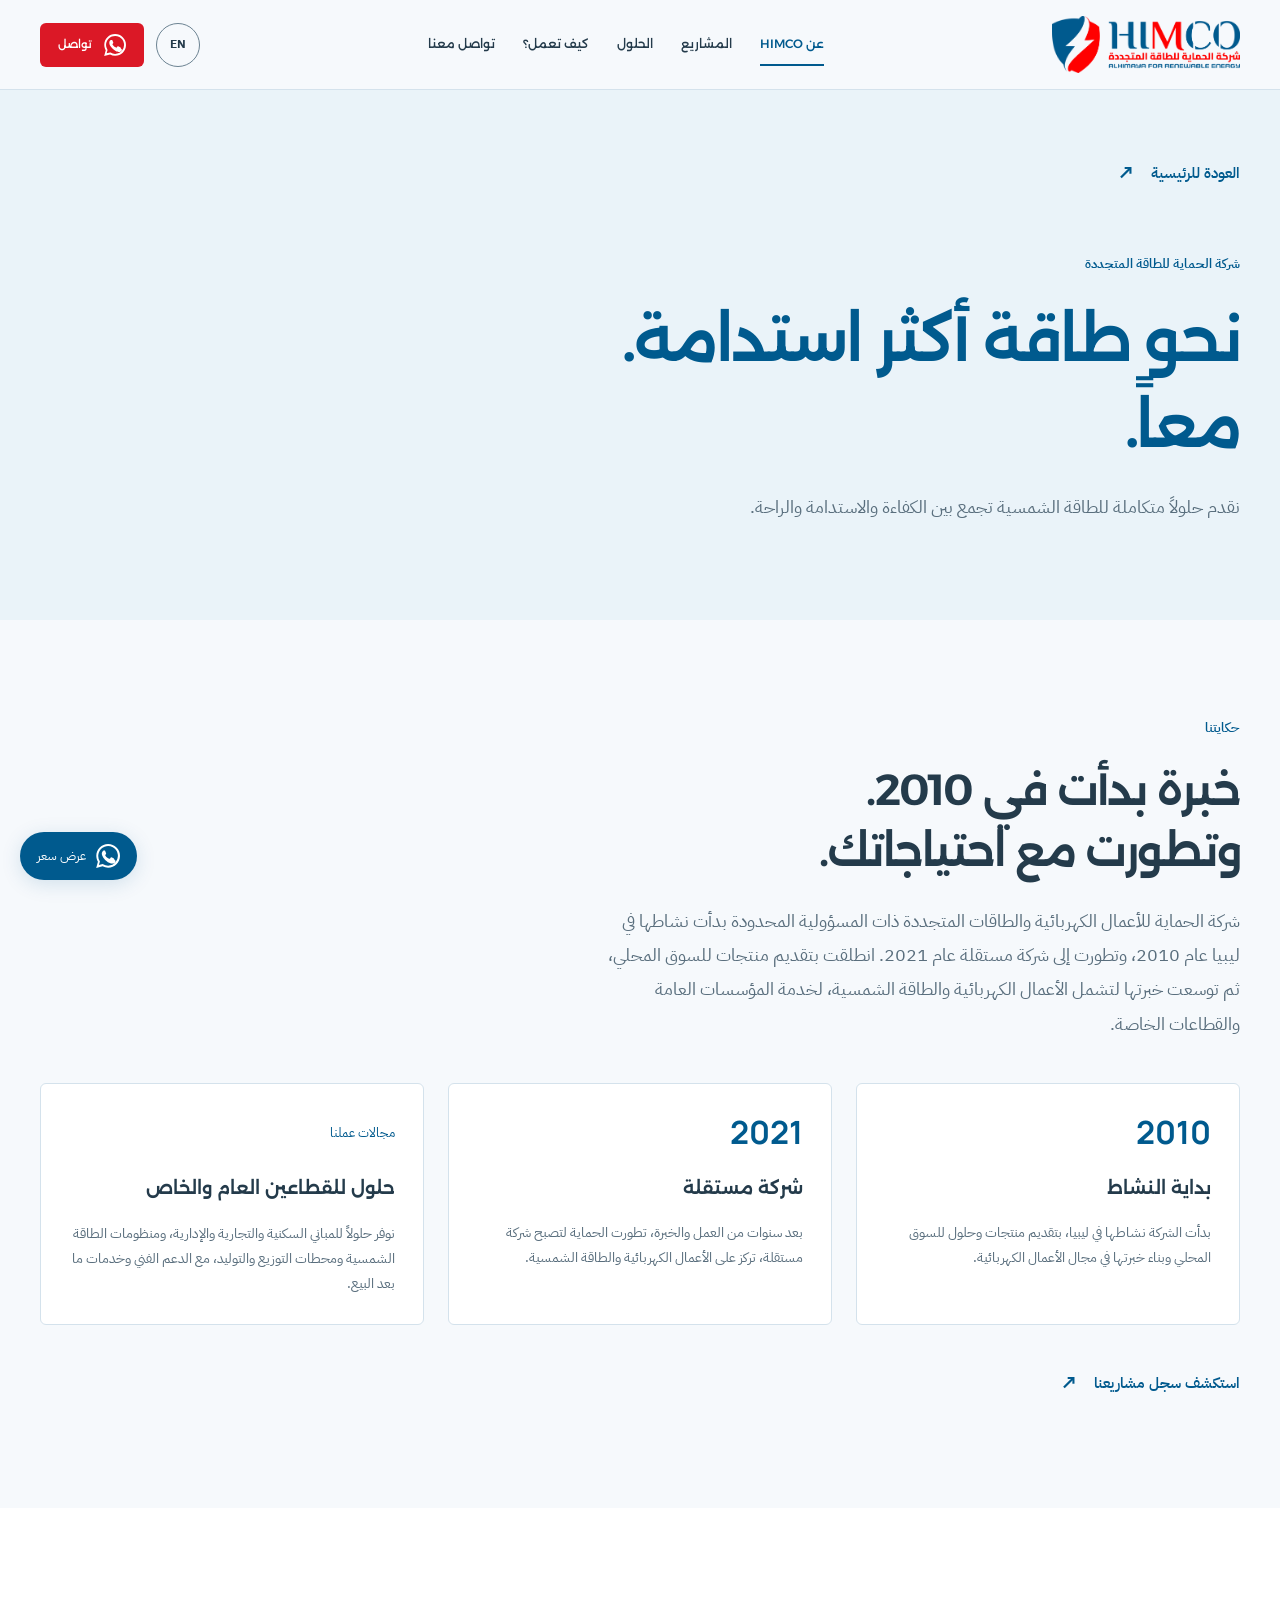
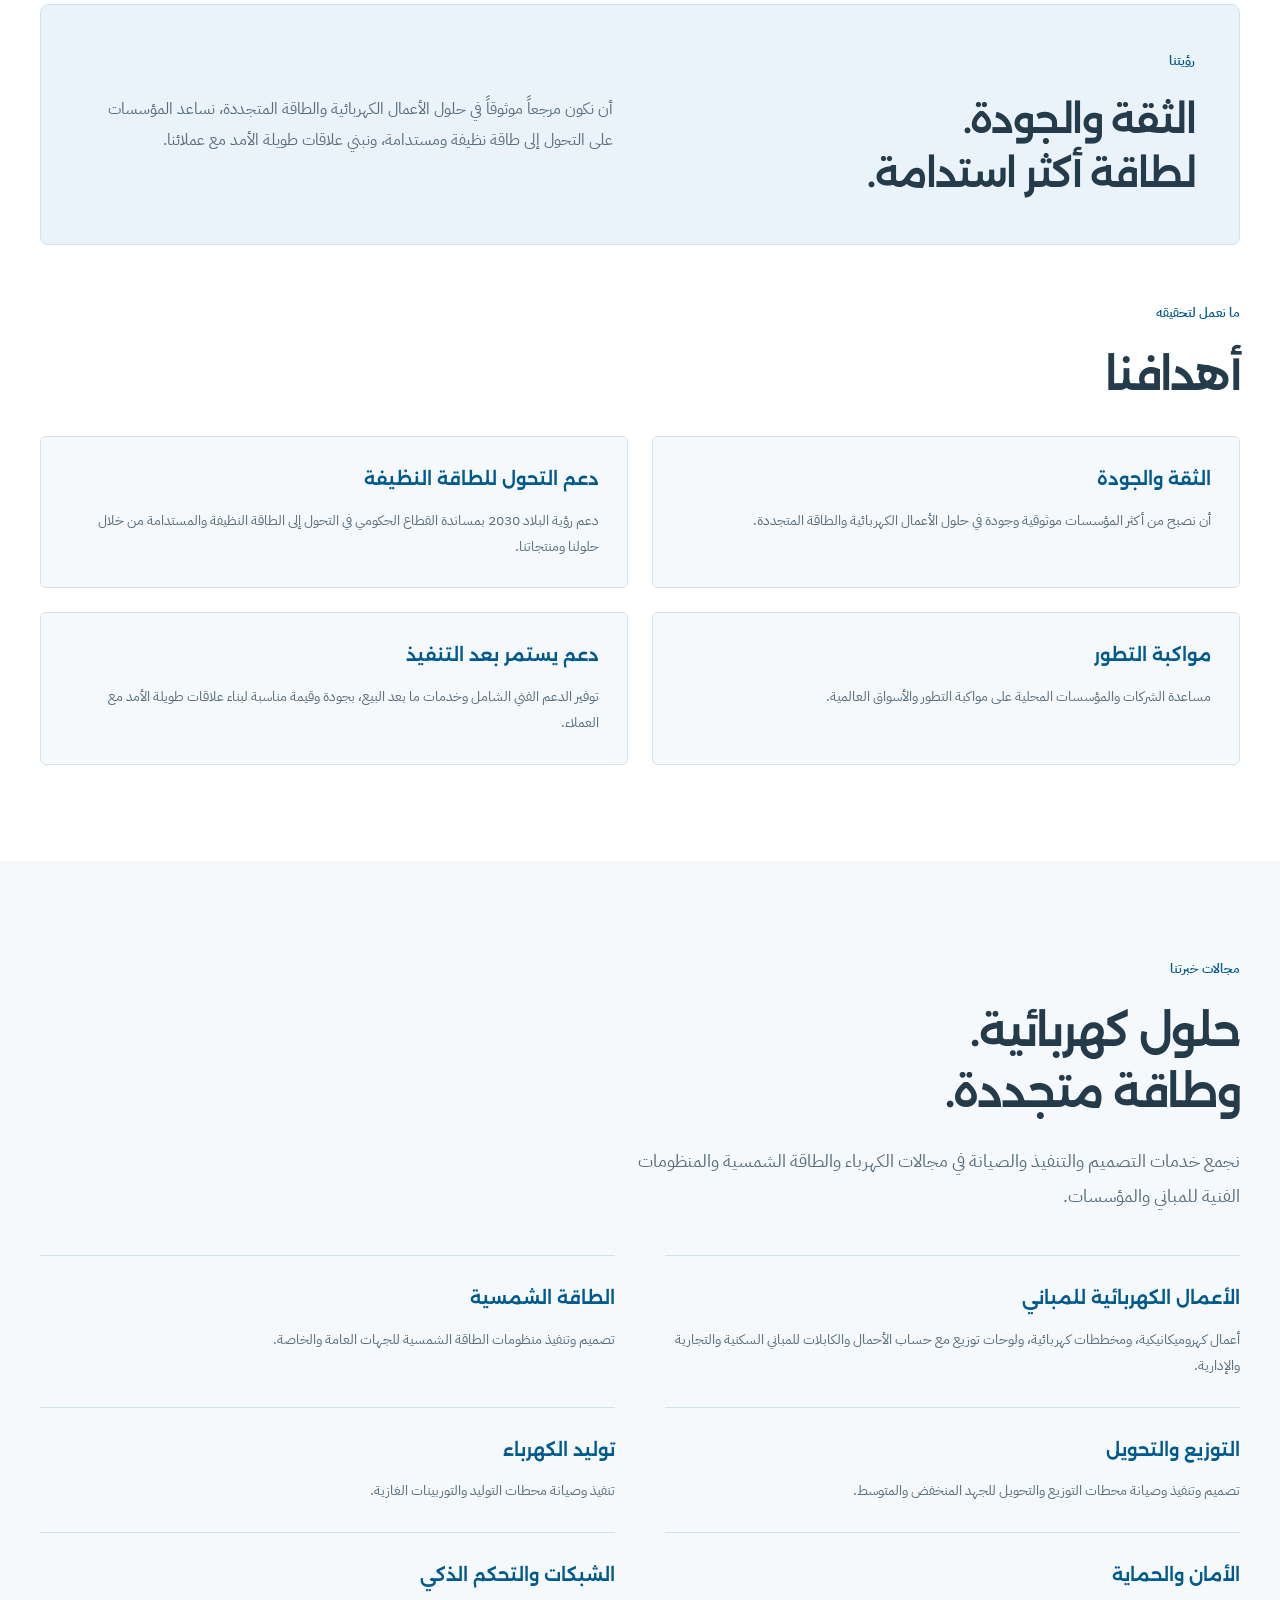
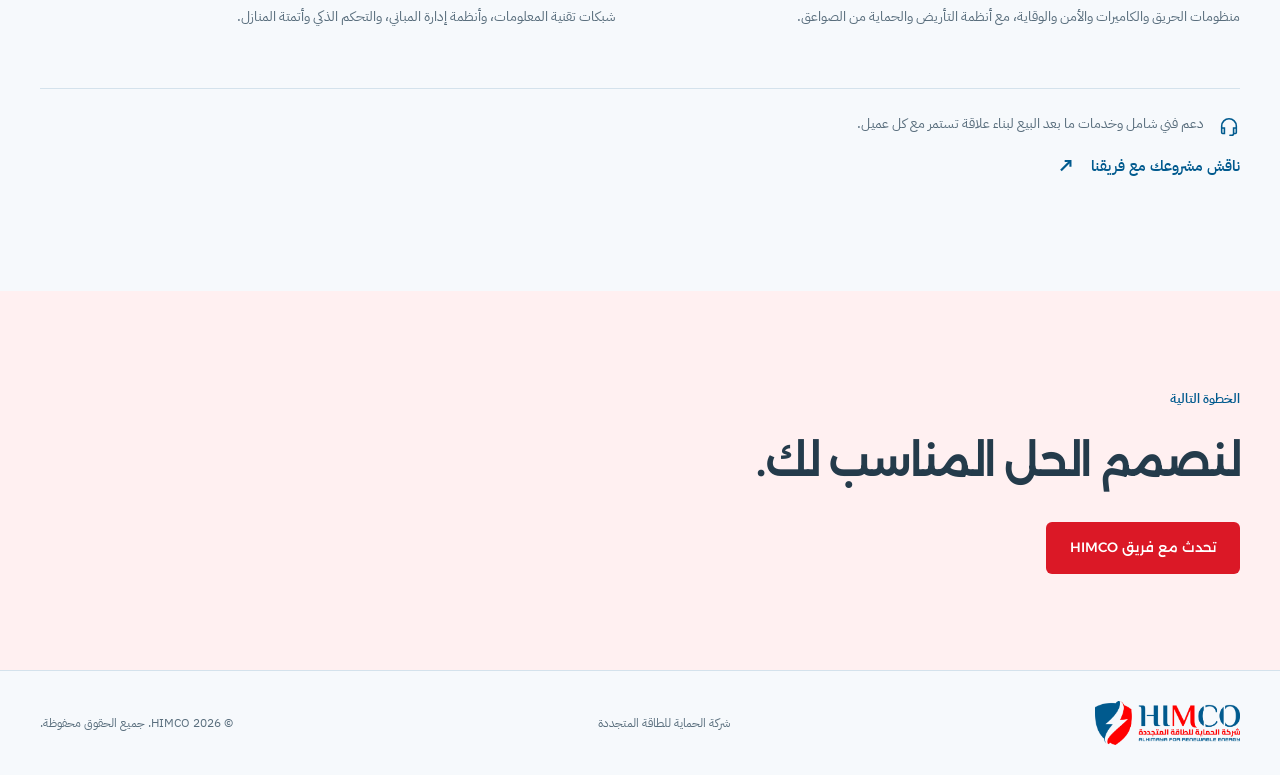
<file: about.html>
<!doctype html>
<html lang="ar" dir="rtl">

<head>
  <meta charset="UTF-8" />
  <meta name="viewport" content="width=device-width, initial-scale=1.0" />
  <meta name="description"
    content="تعرف على تاريخ شركة الحماية منذ 2010 ورؤيتها وأهدافها وخدماتها في الأعمال الكهربائية والطاقة المتجددة في ليبيا." />
  <meta name="theme-color" content="#f6f9fc" />
  <meta name="robots" content="index, follow" />
  <meta name="referrer" content="strict-origin-when-cross-origin" />
  <meta property="og:type" content="website" />
  <meta property="og:site_name" content="HIMCO" />
  <meta property="og:locale" content="ar_LY" />
  <meta property="og:title" content="عن HIMCO | الحماية للطاقة المتجددة" />
  <meta property="og:description"
    content="تعرف على تاريخ شركة الحماية منذ 2010 ورؤيتها وأهدافها وخدماتها في الأعمال الكهربائية والطاقة المتجددة في ليبيا." />
  <meta name="twitter:card" content="summary" />
  <meta name="twitter:title" content="عن HIMCO | الحماية للطاقة المتجددة" />
  <meta name="twitter:description"
    content="تعرف على تاريخ شركة الحماية منذ 2010 ورؤيتها وأهدافها وخدماتها في الأعمال الكهربائية والطاقة المتجددة في ليبيا." />
  <title>عن HIMCO | الحماية للطاقة المتجددة</title>
  <link rel="icon" href="logo--.png" type="image/png" />
  <link rel="preconnect" href="https://fonts.googleapis.com" />
  <link rel="preconnect" href="https://fonts.gstatic.com" crossorigin />
  <link
    href="https://fonts.googleapis.com/css2?family=Alexandria:wght@400;500;600;700&family=IBM+Plex+Sans+Arabic:wght@400;500;600&family=Manrope:wght@400;500;600;700;800&display=swap"
    rel="stylesheet" />
  <link rel="stylesheet" href="styles.css" />
  <noscript>
    <style>
      .menu-toggle,
      .language-switch {
        display: none;
      }

      @media (max-width: 760px) {
        .mobile-nav[hidden] {
          display: block !important;
          position: static;
        }
      }
    </style>
  </noscript>
</head>

<body data-page="about">
  <a class="skip-link" href="#top" data-ar="انتقل إلى المحتوى" data-en="Skip to content">انتقل إلى المحتوى</a>
  <header class="site-header" data-header>
    <a class="brand" href="index.html#top" aria-label="الرئيسية HIMCO" data-alt-ar="الرئيسية HIMCO"
      data-alt-en="HIMCO home">
      <img width="1843" height="559" src="logo--.png" alt="HIMCO - الحماية للطاقة المتجددة" />
    </a>

    <nav class="desktop-nav" aria-label="التنقل الرئيسي" data-alt-ar="التنقل الرئيسي" data-alt-en="Primary navigation">
      <a href="about.html" data-ar="عن HIMCO" data-en="About HIMCO">عن HIMCO</a>
      <a href="index.html#projects" data-ar="المشاريع" data-en="Projects">المشاريع</a>
      <a href="index.html#solutions" data-ar="الحلول" data-en="Solutions">الحلول</a>
      <a href="index.html#energy-flow" data-ar="كيف تعمل؟" data-en="How it works">كيف تعمل؟</a>
      <a href="index.html#contact" data-ar="تواصل معنا" data-en="Contact">تواصل معنا</a>
    </nav>

    <div class="header-actions">
      <button class="menu-toggle" type="button" aria-expanded="false" aria-controls="mobile-nav" data-menu-toggle><svg
          viewBox="0 0 24 24" aria-hidden="true">
          <path d="M4 7h16M4 12h16M4 17h16" />
        </svg><span class="sr-only" data-ar="القائمة" data-en="Menu">القائمة</span></button>
      <button class="language-switch" type="button" data-language-switch aria-label="Switch to English">
        <span aria-hidden="true">EN</span>
      </button>
      <a class="button button-small button-primary whatsapp-link" href="https://wa.me/218926155231" target="_blank"
        rel="noreferrer">
        <svg class="icon" aria-hidden="true">
          <use href="#icon-whatsapp"></use>
        </svg>
        <span data-ar="تواصل" data-en="Get a quote"> تواصل </span>
      </a>
    </div>
  </header>
  <nav class="mobile-nav" id="mobile-nav" aria-label="قائمة التنقل" data-alt-ar="قائمة التنقل"
    data-alt-en="Mobile navigation" hidden><a href="about.html" data-ar="عن HIMCO" data-en="About HIMCO">عن HIMCO</a>
    <a href="index.html#projects" data-ar="المشاريع" data-en="Projects">المشاريع</a>
    <a href="index.html#solutions" data-ar="الحلول" data-en="Solutions">الحلول</a>
    <a href="index.html#energy-flow" data-ar="كيف تعمل؟" data-en="How it works">كيف تعمل؟</a>
    <a href="index.html#contact" data-ar="تواصل معنا" data-en="Contact">تواصل معنا</a>
  </nav>

  <main id="top" tabindex="-1" class="about-page">
    <section class="about-cover section">
      <div class="container"><a class="text-link" href="index.html"><span data-ar="العودة للرئيسية"
            data-en="Back to home">العودة للرئيسية</span><span aria-hidden="true">↗</span></a>
        <p class="eyebrow" data-ar="شركة الحماية للطاقة المتجددة" data-en="HIMCO Renewable Energy">شركة الحماية للطاقة
          المتجددة</p>
        <h1 data-ar="نحو طاقة أكثر استدامة.
معاً." data-en="Towards more sustainable energy.
Together.">نحو طاقة أكثر استدامة. معاً.</h1>
        <p class="section-lead" data-ar="نقدم حلولاً متكاملة للطاقة الشمسية تجمع بين الكفاءة والاستدامة والراحة."
          data-en="We provide integrated solar energy solutions that combine efficiency, sustainability, and convenience.">
          نقدم حلولاً متكاملة للطاقة الشمسية تجمع بين الكفاءة والاستدامة والراحة.</p>
      </div>
    </section>
    <section class="section company-history" id="history">
      <div class="container">
        <div class="section-heading">
          <p class="eyebrow" data-ar="حكايتنا" data-en="Our story">حكايتنا</p>
          <h2 data-ar="خبرة بدأت في 2010.
وتطورت مع احتياجاتك." data-en="Experience since 2010.
Growing with your needs.">خبرة بدأت في 2010.
            وتطورت مع احتياجاتك.</h2>
          <p class="section-lead"
            data-ar="شركة الحماية للأعمال الكهربائية والطاقات المتجددة ذات المسؤولية المحدودة بدأت نشاطها في ليبيا عام 2010، وتطورت إلى شركة مستقلة عام 2021. انطلقت بتقديم منتجات للسوق المحلي، ثم توسعت خبرتها لتشمل الأعمال الكهربائية والطاقة الشمسية، لخدمة المؤسسات العامة والقطاعات الخاصة."
            data-en="AL-HIMAYA Company for Electrical Works and Renewable Energy is a limited liability company whose operations began in Libya in 2010. It became an independent company in 2021, growing from supplying products to the local market into electrical and solar energy solutions for public institutions and private businesses.">
            شركة الحماية للأعمال الكهربائية والطاقات المتجددة ذات المسؤولية المحدودة بدأت نشاطها في ليبيا عام 2010،
            وتطورت إلى شركة مستقلة عام 2021. انطلقت بتقديم منتجات للسوق المحلي، ثم توسعت خبرتها لتشمل الأعمال الكهربائية
            والطاقة الشمسية، لخدمة المؤسسات العامة والقطاعات الخاصة.</p>
        </div>
        <div class="history-grid">
          <article class="history-card"><span class="history-year">2010</span>
            <h3 data-ar="بداية النشاط" data-en="Operations begin">بداية النشاط</h3>
            <p data-ar="بدأت الشركة نشاطها في ليبيا، بتقديم منتجات وحلول للسوق المحلي وبناء خبرتها في مجال الأعمال الكهربائية."
              data-en="The business began its activities in Libya, supplying the local market and building experience in electrical works.">
              بدأت الشركة نشاطها في ليبيا، بتقديم منتجات وحلول للسوق المحلي وبناء خبرتها في مجال الأعمال الكهربائية.</p>
          </article>
          <article class="history-card"><span class="history-year">2021</span>
            <h3 data-ar="شركة مستقلة" data-en="An independent company">شركة مستقلة</h3>
            <p data-ar="بعد سنوات من العمل والخبرة، تطورت الحماية لتصبح شركة مستقلة، تركز على الأعمال الكهربائية والطاقة الشمسية."
              data-en="After years of work and experience, AL-HIMAYA developed into an independent company focused on electrical works and solar energy.">
              بعد سنوات من العمل والخبرة، تطورت الحماية لتصبح شركة مستقلة، تركز على الأعمال الكهربائية والطاقة الشمسية.
            </p>
          </article>
          <article class="history-card"><span class="history-label" data-ar="مجالات عملنا" data-en="Our work">مجالات
              عملنا</span>
            <h3 data-ar="حلول للقطاعين العام والخاص" data-en="Serving public and private sectors">حلول للقطاعين العام
              والخاص</h3>
            <p data-ar="نوفر حلولاً للمباني السكنية والتجارية والإدارية، ومنظومات الطاقة الشمسية ومحطات التوزيع والتوليد، مع الدعم الفني وخدمات ما بعد البيع."
              data-en="We provide solutions for residential, commercial and administrative buildings, solar systems, and distribution and generation stations, backed by technical support and after-sales service.">
              نوفر حلولاً للمباني السكنية والتجارية والإدارية، ومنظومات الطاقة الشمسية ومحطات التوزيع والتوليد، مع الدعم
              الفني وخدمات ما بعد البيع.</p>
          </article>
        </div>
        <a class="text-link" href="index.html#timeline"><span data-ar="استكشف سجل مشاريعنا"
            data-en="Explore our project record">استكشف سجل مشاريعنا</span><span aria-hidden="true">↗</span></a>
      </div>
    </section>
    <section class="section company-vision" id="vision">
      <div class="container">
        <div class="vision-panel">
          <div>
            <p class="eyebrow" data-ar="رؤيتنا" data-en="Our vision">رؤيتنا</p>
            <h2 data-ar="الثقة والجودة.
لطاقة أكثر استدامة." data-en="Trust and quality.
For more sustainable energy.">الثقة والجودة.
              لطاقة أكثر استدامة.</h2>
          </div>
          <p class="section-lead"
            data-ar="أن نكون مرجعاً موثوقاً في حلول الأعمال الكهربائية والطاقة المتجددة، نساعد المؤسسات على التحول إلى طاقة نظيفة ومستدامة، ونبني علاقات طويلة الأمد مع عملائنا."
            data-en="To be a trusted provider of electrical and renewable energy solutions, helping institutions move towards clean, sustainable energy and building lasting customer relationships.">
            أن نكون مرجعاً موثوقاً في حلول الأعمال الكهربائية والطاقة المتجددة، نساعد المؤسسات على التحول إلى طاقة نظيفة
            ومستدامة، ونبني علاقات طويلة الأمد مع عملائنا.</p>
        </div>
        <div class="goals-heading">
          <p class="eyebrow" data-ar="ما نعمل لتحقيقه" data-en="What we work towards">ما نعمل لتحقيقه</p>
          <h2 data-ar="أهدافنا" data-en="Our goals">أهدافنا</h2>
        </div>
        <div class="goals-grid" id="goals">
          <article class="goal-card">
            <h3 data-ar="الثقة والجودة" data-en="Trust and quality">الثقة والجودة</h3>
            <p data-ar="أن نصبح من أكثر المؤسسات موثوقية وجودة في حلول الأعمال الكهربائية والطاقة المتجددة."
              data-en="Become a trusted, quality-driven institution for electrical and renewable energy solutions.">أن
              نصبح من أكثر المؤسسات موثوقية وجودة في حلول الأعمال الكهربائية والطاقة المتجددة.</p>
          </article>
          <article class="goal-card">
            <h3 data-ar="دعم التحول للطاقة النظيفة" data-en="Supporting clean energy">دعم التحول للطاقة النظيفة</h3>
            <p data-ar="دعم رؤية البلاد 2030 بمساندة القطاع الحكومي في التحول إلى الطاقة النظيفة والمستدامة من خلال حلولنا ومنتجاتنا."
              data-en="Support the country’s Vision 2030 by helping the public sector transition to clean, sustainable energy through our products and solutions.">
              دعم رؤية البلاد 2030 بمساندة القطاع الحكومي في التحول إلى الطاقة النظيفة والمستدامة من خلال حلولنا
              ومنتجاتنا.</p>
          </article>
          <article class="goal-card">
            <h3 data-ar="مواكبة التطور" data-en="Keeping pace with progress">مواكبة التطور</h3>
            <p data-ar="مساعدة الشركات والمؤسسات المحلية على مواكبة التطور والأسواق العالمية."
              data-en="Help local businesses and institutions keep pace with global market developments.">مساعدة الشركات
              والمؤسسات المحلية على مواكبة التطور والأسواق العالمية.</p>
          </article>
          <article class="goal-card">
            <h3 data-ar="دعم يستمر بعد التنفيذ" data-en="Support beyond installation">دعم يستمر بعد التنفيذ</h3>
            <p data-ar="توفير الدعم الفني الشامل وخدمات ما بعد البيع، بجودة وقيمة مناسبة لبناء علاقات طويلة الأمد مع العملاء."
              data-en="Provide comprehensive technical support and after-sales service, combining quality and value to build long-term customer relationships.">
              توفير الدعم الفني الشامل وخدمات ما بعد البيع، بجودة وقيمة مناسبة لبناء علاقات طويلة الأمد مع العملاء.</p>
          </article>
        </div>
      </div>
    </section>
    <section class="section company-services" id="services">
      <div class="container">
        <div class="section-heading">
          <p class="eyebrow" data-ar="مجالات خبرتنا" data-en="Our areas of expertise">مجالات خبرتنا</p>
          <h2 data-ar="حلول كهربائية.
وطاقة متجددة." data-en="Electrical solutions.
Renewable energy.">حلول كهربائية.
            وطاقة متجددة.</h2>
          <p class="section-lead"
            data-ar="نجمع خدمات التصميم والتنفيذ والصيانة في مجالات الكهرباء والطاقة الشمسية والمنظومات الفنية للمباني والمؤسسات."
            data-en="We combine design, implementation and maintenance across electrical works, solar energy and technical systems for buildings and institutions.">
            نجمع خدمات التصميم والتنفيذ والصيانة في مجالات الكهرباء والطاقة الشمسية والمنظومات الفنية للمباني والمؤسسات.
          </p>
        </div>
        <div class="service-catalog">
          <article class="catalog-item">
            <h3 data-ar="الأعمال الكهربائية للمباني" data-en="Building electrical works">الأعمال الكهربائية للمباني</h3>
            <p data-ar="أعمال كهروميكانيكية، ومخططات كهربائية، ولوحات توزيع مع حساب الأحمال والكابلات للمباني السكنية والتجارية والإدارية."
              data-en="Electromechanical works, electrical drawings and distribution panels, including load and cable calculations for residential, commercial and administrative buildings.">
              أعمال كهروميكانيكية، ومخططات كهربائية، ولوحات توزيع مع حساب الأحمال والكابلات للمباني السكنية والتجارية
              والإدارية.</p>
          </article>
          <article class="catalog-item">
            <h3 data-ar="الطاقة الشمسية" data-en="Solar energy">الطاقة الشمسية</h3>
            <p data-ar="تصميم وتنفيذ منظومات الطاقة الشمسية للجهات العامة والخاصة."
              data-en="Design and implementation of solar energy systems for public and private clients.">تصميم وتنفيذ
              منظومات الطاقة الشمسية للجهات العامة والخاصة.</p>
          </article>
          <article class="catalog-item">
            <h3 data-ar="التوزيع والتحويل" data-en="Distribution and substations">التوزيع والتحويل</h3>
            <p data-ar="تصميم وتنفيذ وصيانة محطات التوزيع والتحويل للجهد المنخفض والمتوسط."
              data-en="Design, implementation and maintenance of low and medium voltage distribution stations and substations.">
              تصميم وتنفيذ وصيانة محطات التوزيع والتحويل للجهد المنخفض والمتوسط.</p>
          </article>
          <article class="catalog-item">
            <h3 data-ar="توليد الكهرباء" data-en="Power generation">توليد الكهرباء</h3>
            <p data-ar="تنفيذ وصيانة محطات التوليد والتوربينات الغازية."
              data-en="Implementation and maintenance of generation stations and gas turbines.">تنفيذ وصيانة محطات
              التوليد والتوربينات الغازية.</p>
          </article>
          <article class="catalog-item">
            <h3 data-ar="الأمان والحماية" data-en="Safety and protection">الأمان والحماية</h3>
            <p data-ar="منظومات الحريق والكاميرات والأمن والوقاية، مع أنظمة التأريض والحماية من الصواعق."
              data-en="Fire, CCTV, security and protection systems, together with earthing and lightning protection.">
              منظومات الحريق والكاميرات والأمن والوقاية، مع أنظمة التأريض والحماية من الصواعق.</p>
          </article>
          <article class="catalog-item">
            <h3 data-ar="الشبكات والتحكم الذكي" data-en="Networks and smart controls">الشبكات والتحكم الذكي</h3>
            <p data-ar="شبكات تقنية المعلومات، وأنظمة إدارة المباني، والتحكم الذكي وأتمتة المنازل."
              data-en="IT networks, building management systems, intelligent controls and home automation.">شبكات تقنية
              المعلومات، وأنظمة إدارة المباني، والتحكم الذكي وأتمتة المنازل.</p>
          </article>
        </div>
        <div class="services-support"><svg class="icon" aria-hidden="true">
            <use href="#icon-support" />
          </svg>
          <p data-ar="دعم فني شامل وخدمات ما بعد البيع لبناء علاقة تستمر مع كل عميل."
            data-en="Comprehensive technical support and after-sales service, built around lasting customer relationships.">
            دعم فني شامل وخدمات ما بعد البيع لبناء علاقة تستمر مع كل عميل.</p>
        </div><a class="text-link" href="index.html#contact"><span data-ar="ناقش مشروعك مع فريقنا"
            data-en="Discuss your project with our team">ناقش مشروعك مع فريقنا</span><span
            aria-hidden="true">↗</span></a>
      </div>
    </section>
    <section class="about-cta section">
      <div class="container">
        <p class="eyebrow" data-ar="الخطوة التالية" data-en="Your next step">الخطوة التالية</p>
        <h2 data-ar="لنصمم الحل المناسب لك." data-en="Let’s design the right solution for you.">لنصمم الحل المناسب لك.
        </h2><a class="button button-primary whatsapp-link" href="https://wa.me/218926155231" target="_blank"
          rel="noreferrer"><span data-ar="تحدث مع فريق HIMCO" data-en="Talk to the HIMCO team">تحدث مع فريق
            HIMCO</span></a>
      </div>
    </section>
  </main>

  <footer class="site-footer">
    <div class="container footer-layout">
      <img width="1843" height="559" src="logo--.png" alt="HIMCO" />
      <p data-ar="شركة الحماية للطاقة المتجددة" data-en="HIMCO for Renewable Energy">
        شركة الحماية للطاقة المتجددة
      </p>
      <p>
        © <span data-year>2026</span> HIMCO.
        <span data-ar="جميع الحقوق محفوظة." data-en="All rights reserved.">جميع الحقوق محفوظة.</span>
      </p>
    </div>
  </footer>

  <a class="floating-whatsapp whatsapp-link" href="https://wa.me/218926155231" target="_blank" rel="noreferrer"
    aria-label="Request a quote on WhatsApp">
    <svg aria-hidden="true">
      <use href="#icon-whatsapp"></use>
    </svg>
    <span data-ar="عرض سعر" data-en="Quote">عرض سعر</span>
  </a>


  <svg class="svg-sprite" aria-hidden="true">
    <symbol id="icon-inverter" viewBox="0 0 24 24">
      <rect x="5" y="3" width="14" height="18" rx="2" />
      <path d="M8 7h8M8 11h8m-8 6c2-5 6 5 8 0" />
    </symbol>
    <symbol id="icon-loads" viewBox="0 0 24 24">
      <path d="m3 11 9-8 9 8M5 10v11h14V10M10 21v-7h4v7" />
    </symbol>
    <symbol id="icon-whatsapp" viewBox="0 0 24 24">
      <path
        d="M20.5 3.5A11.8 11.8 0 0 0 12.1 0C5.6 0 .3 5.3.3 11.8c0 2.1.5 4.1 1.6 5.9L.2 24l6.4-1.7a11.8 11.8 0 0 0 5.5 1.4h.1c6.5 0 11.8-5.3 11.8-11.8 0-3.2-1.2-6.1-3.5-8.4Zm-8.3 18.2h-.1a9.8 9.8 0 0 1-5-1.4l-.4-.2-3.8 1 1-3.7-.2-.4a9.8 9.8 0 1 1 8.5 4.7Zm5.4-7.4c-.3-.2-1.8-.9-2.1-1-.3-.1-.5-.2-.7.2-.2.3-.8 1-.9 1.2-.2.2-.3.2-.7.1-1.7-.8-2.8-1.5-3.9-3.4-.3-.5.3-.5.8-1.6.1-.2 0-.4 0-.6L9.2 7c-.2-.6-.5-.5-.7-.5h-.6c-.2 0-.6.1-.9.4-.3.3-1.2 1.2-1.2 2.9 0 1.7 1.3 3.4 1.4 3.6.2.2 2.5 3.8 6 5.3 2.2.9 3 .9 4.1.8.7-.1 1.8-.7 2-1.4.3-.7.3-1.3.2-1.4-.1-.2-.3-.3-.6-.4Z" />
    </symbol>
    <symbol id="icon-arrow" viewBox="0 0 24 24">
      <path d="M5 12h14M13 6l6 6-6 6" fill="none" stroke="currentColor" stroke-width="2" stroke-linecap="round"
        stroke-linejoin="round" />
    </symbol>
    <symbol id="icon-plan" viewBox="0 0 24 24">
      <path d="M4 4h16v16H4zM8 8h8M8 12h5M8 16h3" fill="none" stroke="currentColor" stroke-width="1.7"
        stroke-linecap="round" />
    </symbol>
    <symbol id="icon-panel" viewBox="0 0 24 24">
      <path d="m5 5-2 12h18L19 5H5Zm1 4h12M5 13h14M9 5 8 17m7-12 1 12M12 17v3m-4 0h8" fill="none" stroke="currentColor"
        stroke-width="1.6" stroke-linecap="round" stroke-linejoin="round" />
    </symbol>
    <symbol id="icon-battery" viewBox="0 0 24 24">
      <path d="M7 5h10v2h2v13H5V7h2V5Zm5 5-2 4h3l-2 4 5-6h-3l2-2h-3Z" fill="none" stroke="currentColor"
        stroke-width="1.6" stroke-linejoin="round" />
    </symbol>
    <symbol id="icon-support" viewBox="0 0 24 24">
      <path
        d="M4 13v-2a8 8 0 0 1 16 0v2m-16 0h3v6H5a1 1 0 0 1-1-1v-5Zm16 0h-3v6h2a1 1 0 0 0 1-1v-5Zm-3 6c0 1.1-.9 2-2 2h-2"
        fill="none" stroke="currentColor" stroke-width="1.7" stroke-linecap="round" />
    </symbol>
    <symbol id="icon-phone" viewBox="0 0 24 24">
      <path
        d="M6.6 10.8a15.5 15.5 0 0 0 6.6 6.6l2.2-2.2c.3-.3.7-.4 1.1-.2 1.2.4 2.5.7 3.9.7.6 0 1 .4 1 1v3.5c0 .6-.4 1-1 1C10.7 21.2 2.8 13.3 2.8 3.6c0-.6.4-1 1-1h3.5c.6 0 1 .4 1 1 0 1.4.2 2.7.7 3.9.1.4 0 .8-.3 1.1l-2.1 2.2Z"
        fill="none" stroke="currentColor" stroke-width="1.7" />
    </symbol>
    <symbol id="icon-mail" viewBox="0 0 24 24">
      <path d="M3 5h18v14H3zM3 7l9 6 9-6" fill="none" stroke="currentColor" stroke-width="1.7"
        stroke-linejoin="round" />
    </symbol>
    <symbol id="icon-location" viewBox="0 0 24 24">
      <path d="M20 10c0 5-8 12-8 12S4 15 4 10a8 8 0 1 1 16 0Zm-8 3a3 3 0 1 0 0-6 3 3 0 0 0 0 6Z" fill="none"
        stroke="currentColor" stroke-width="1.7" />
    </symbol>
    <symbol id="icon-download" viewBox="0 0 24 24">
      <path d="M12 3v12m-5-5 5 5 5-5M5 21h14" fill="none" stroke="currentColor" stroke-width="1.8"
        stroke-linecap="round" stroke-linejoin="round" />
    </symbol>
  </svg>

  <script src="script.js" defer></script>
</body>

</html>
</file>
<file: styles.css>
:root {
  --paper: #f6f9fc;
  --white: #ffffff;
  --brand-blue: #005a8e;
  --brand-blue-deep: #00466e;
  --surface-blue: #eaf3f9;
  --brand-red: #db1826;
  --brand-red-deep: #b71624;
  --surface-red: #fff0f1;
  --ink: #243b4b;
  --muted: #596e7d;
  --line: #d4e2ec;
  --container: 1200px;
  --header-height: 90px;
  --ease: cubic-bezier(.22, 1, .36, 1);
}
*, *::before, *::after { box-sizing: border-box; }
html { scroll-behavior: smooth; scroll-padding-top: 112px; }
body { margin: 0; color: var(--ink); background: var(--paper); font-family: 'IBM Plex Sans Arabic', 'Segoe UI', sans-serif; line-height: 1.8; text-rendering: optimizeLegibility; }
[lang='en'] body { font-family: 'Manrope', 'Segoe UI', sans-serif; line-height: 1.7; }
h1, h2, h3, strong, .button, .desktop-nav { font-family: 'Alexandria', 'Segoe UI', sans-serif; }
[lang='en'] h1, [lang='en'] h2, [lang='en'] h3, [lang='en'] strong, [lang='en'] .button, [lang='en'] .desktop-nav { font-family: 'Manrope', sans-serif; }
h1, h2, h3, p, figure { margin: 0; }
h1, h2 { font-weight: 600; line-height: 1.4; letter-spacing: -.04em; text-wrap: balance; white-space: pre-line; }
[lang='en'] h1, [lang='en'] h2 { line-height: 1.13; font-weight: 700; letter-spacing: -.055em; }
h2 { font-size: clamp(2rem, 3.4vw, 3.4rem); }
h3 { font-size: 1.12rem; font-weight: 600; line-height: 1.6; }
p { color: var(--muted); }
img, svg { display: block; max-width: 100%; }
a { color: inherit; text-decoration: none; }
button, select { color: inherit; font: inherit; }
button, a { -webkit-tap-highlight-color: transparent; }
button { cursor: pointer; }
:focus-visible { outline: 3px solid var(--brand-blue); outline-offset: 5px; }
button:disabled { cursor: default; opacity: .45; }
.container { width: min(calc(100% - 80px), var(--container)); margin-inline: auto; }
.section { padding-block: clamp(64px, 7.5vw, 110px); }
.section-heading { margin-bottom: 42px; }
.eyebrow { color: var(--brand-blue); font-size: .82rem; font-weight: 600; margin-bottom: 20px; display: flex; align-items: center; gap: 10px; }
[lang='en'] .eyebrow { text-transform: uppercase; letter-spacing: .14em; font-size: .7rem; }
.section-lead { font-size: 1.1rem; max-width: 640px; margin-top: 22px; line-height: 1.95; }
.icon { width: 22px; height: 22px; fill: currentColor; flex: 0 0 auto; }
.svg-sprite { position: absolute; width: 0; height: 0; overflow: hidden; }
.sr-only { position: absolute; width: 1px; height: 1px; overflow: hidden; clip-path: inset(50%); white-space: nowrap; }
.skip-link { position: fixed; z-index: 200; top: 12px; inset-inline-start: 16px; padding: 12px 20px; background: white; color: var(--brand-blue); border: 2px solid var(--brand-blue); border-radius: 5px; transform: translateY(-160%); }
.skip-link:focus { transform: translateY(0); }
.benefit-card > svg { width: 54px; height: 54px; color: var(--brand-blue); fill: none; }
.site-header { position: sticky; top: 0; z-index: 100; height: var(--header-height); display: flex; align-items: center; gap: 28px; padding-inline: max(40px, calc((100% - var(--container)) / 2)); background: rgba(246,249,252,.97); border-bottom: 1px solid var(--line); }
.site-header.is-scrolled { box-shadow: 0 5px 24px #005a8e0d; }
.brand { width: 188px; flex: 0 0 188px; display: grid; place-items: center; background: transparent; padding: 0; border: 0; }
.brand img { width: 100%; height: auto; }
.desktop-nav { display: flex; align-items: center; justify-content: center; flex: 1; gap: clamp(16px, 2.2vw, 30px); font-size: .76rem; font-weight: 500; }
.desktop-nav a { padding-block: 10px; white-space: nowrap; border-bottom: 2px solid transparent; }
.desktop-nav a:hover, .desktop-nav a[aria-current='page'] { border-color: var(--brand-blue); color: var(--brand-blue); }
.header-actions { display: flex; gap: 12px; align-items: center; }
.language-switch { width: 44px; height: 44px; padding: 0; border: 1px solid var(--line); border-radius: 50%; background: transparent; font-weight: 700; font-size: .75rem; }
.language-switch:hover { background: var(--surface-blue); }
.button { display: inline-flex; align-items: center; justify-content: center; gap: 12px; min-height: 52px; padding: 13px 23px; border-radius: 6px; font-size: .85rem; font-weight: 500; border: 1px solid transparent; transition: background .2s, transform .2s; line-height: 1.6; }
.button:hover { transform: translateY(-2px); }
.button-primary { background: var(--brand-red); color: white; }
.button-primary:hover { background: var(--brand-red-deep); }
.button-small { min-height: 42px; padding: 10px 17px; font-size: .7rem; }
.button-light { background: var(--brand-red); color: white; }
.button-light:hover { background: var(--brand-red-deep); }
.text-link { display: inline-flex; align-items: center; gap: 16px; color: var(--brand-blue); font-weight: 600; font-size: .95rem; padding-block: 10px; }
.text-link:hover { text-decoration: underline; text-underline-offset: 6px; }
.text-link > span:last-child { font-size: 1.3rem; }
[dir='rtl'] .arrow-icon { transform: rotate(180deg); }
.menu-toggle { display: none; padding: 8px; width: 44px; height: 44px; border: 1px solid var(--line); border-radius: 6px; background: transparent; }
.menu-toggle svg { fill: none; stroke: currentColor; stroke-width: 1.7; }
.mobile-nav { position: fixed; z-index: 99; inset: var(--header-height) 0 auto; padding: 18px 24px 24px; background: var(--paper); border-bottom: 1px solid var(--line); box-shadow: 0 12px 25px #005a8e14; }
.mobile-nav a { display: block; padding: 10px; border-bottom: 1px solid var(--line); }
[hidden] { display: none !important; }
.hero { padding: 52px 0 62px; background: var(--paper); }
.hero-layout { display: grid; grid-template-columns: 1fr 1.05fr; gap: 64px; align-items: center; }
.hero-content { padding-block: 30px; }
.hero h1 { font-size: clamp(2.8rem, 4.3vw, 4.5rem); }
.hero h1 span { display: block; }
.hero h1 .accent { color: var(--brand-blue); }
.hero-copy { margin-top: 28px; max-width: 480px; font-size: 1.14rem; line-height: 1.95; }
.hero-actions { display: flex; align-items: center; flex-wrap: wrap; gap: 20px; margin-top: 32px; }
.hero-note { display: flex; align-items: center; gap: 9px; color: var(--muted); margin-top: 38px; font-size: .81rem; }
.hero-note .icon { width: 17px; height: 17px; }
.sun-dot { display: inline-block; width: 10px; height: 10px; border-radius: 50%; background: var(--brand-red); box-shadow: 0 0 0 4px #db182630; flex-shrink: 0; }
.hero-visual { position: relative; padding: 14px; border: 1px solid #d4e2ec; border-radius: 100px 8px 8px 8px; background: #eaf3f9; }
[dir='rtl'] .hero-visual { border-radius: 8px 100px 8px 8px; }
.hero-visual > img { width: 100%; height: 475px; object-fit: cover; border-radius: 88px 4px 4px 4px; object-position: center; }
[dir='rtl'] .hero-visual > img { border-radius: 4px 88px 4px 4px; }
.hero-visual figcaption { display: flex; gap: 12px; align-items: center; padding: 19px 8px 6px; font-size: .74rem; }
.hero-visual figcaption strong { font-size: .77rem; font-weight: 500; }
.hero-visual figcaption div { display: grid; gap: 3px; }
.hero-visual figcaption div > span { color: var(--muted); }
.hero-visual figcaption a { margin-inline-start: auto; font-size: 1.7rem; }
.project-dot { width: 8px; height: 8px; background: var(--brand-blue); border-radius: 50%; }
.solar-seal { position: absolute; bottom: 112px; inset-inline-start: -30px; width: 74px; height: 74px; display: grid; place-items: center; background: var(--brand-red); border-radius: 50%; box-shadow: 0 0 0 9px var(--paper); }
.solar-seal svg { width: 36px; fill: none; stroke: white; stroke-width: 1.5; }
.value-strip { padding-block: 23px; background: var(--surface-red); border-block: 1px solid #f0ced2; }
.value-strip .container { display: flex; justify-content: space-around; align-items: center; gap: 18px; font-size: .9rem; font-weight: 500; color: var(--brand-blue-deep); }
.strip-sun { font-size: 1.6rem; color: #b71624; }
.company-overview { max-width: 900px; }
.company-intro .text-link { margin-top: 22px; }
.company-facts { display: flex; flex-wrap: wrap; gap: 28px; margin-top: 25px; }
.company-facts > span { display: grid; gap: 4px; padding-inline-end: 28px; border-inline-end: 1px solid var(--line); }
.company-facts > span:last-child { border: 0; padding-inline-end: 0; }
.company-facts strong { color: var(--brand-blue); font-family: 'Manrope', sans-serif; font-size: 1.4rem; }
.company-facts small { color: var(--muted); font-size: .75rem; }
.intro { background: white; }
.intro-layout { display: grid; grid-template-columns: 1.2fr 1fr; gap: 70px; align-items: start; }
.intro-layout .section-lead { margin-top: 40px; }
.solution-grid { display: grid; grid-template-columns: repeat(4, 1fr); margin-top: 30px; gap: 18px; }
.solution-card { padding: 30px 24px; background: var(--paper); border: 1px solid var(--line); border-radius: 6px; position: relative; }
.card-number { position: absolute; inset-inline-end: 22px; top: 24px; color: #6b8291; font-size: .75rem; }
.service-icon { width: 40px; height: 40px; color: var(--brand-blue); fill: none; margin-bottom: 32px; }
.solution-card h3 { margin-bottom: 14px; font-size: .98rem; }
.solution-card p { font-size: .88rem; }
.services-support { display: flex; align-items: flex-start; gap: 14px; margin-top: 30px; padding-top: 22px; border-top: 1px solid var(--line); }
.services-support > svg { color: var(--brand-blue); margin-top: 5px; }
.services-support > p { flex: 1; font-size: .87rem; }
.services-support .text-link { flex-shrink: 0; padding-top: 0; font-size: .83rem; }
.energy-section { background: var(--surface-blue); }
.heading-row { display: flex; align-items: center; justify-content: space-between; gap: 25px; }
.motion-toggle { min-height: 44px; display: inline-flex; align-items: center; gap: 10px; padding: 9px 15px; background: transparent; border: 1px solid #a4bdcd; border-radius: 5px; font-size: .78rem; white-space: nowrap; }
.motion-toggle:hover { background: white; }
.energy-flow { display: grid; grid-template-columns: 1fr 64px 1fr 64px 1fr 64px 1fr; align-items: center; margin-top: 42px; }
.flow-stage { position: relative; min-height: 206px; padding: 32px 12px 24px; background: var(--paper); border: 1px solid #c9ddea; border-radius: 8px; display: flex; flex-direction: column; align-items: center; transition: background .4s, border-color .4s; }
.flow-stage.is-active { border-color: var(--brand-blue); background: white; box-shadow: inset 0 -3px 0 var(--brand-red); }
.flow-stage svg { width: 56px; height: 56px; margin-bottom: 20px; stroke: var(--brand-blue); fill: none; stroke-width: 1.4; stroke-linecap: round; stroke-linejoin: round; }
.flow-stage strong { font-size: .9rem; font-weight: 500; }
.flow-stage small { margin-top: 6px; font-size: .75rem; color: var(--muted); }
.flow-number { position: absolute; top: 12px; inset-inline-start: 14px; font-size: .68rem; color: var(--muted); }
.flow-connector { height: 2px; background: #95b5ca; position: relative; }
.flow-connector i { position: absolute; top: -12px; inset-inline-end: 3px; font-style: normal; color: var(--brand-blue); }
[dir='rtl'] .flow-connector i { transform: rotate(180deg); }
.flow-connector span { position: absolute; width: 9px; height: 9px; border-radius: 50%; background: var(--brand-blue); box-shadow: 0 0 0 4px #db182690; top: -4px; animation: energy-packet 8s linear infinite; opacity: 0; }
.flow-connector:nth-of-type(2) span { animation-delay: 2s; }
.flow-connector:nth-of-type(3) span { animation-delay: 4s; }
@keyframes energy-packet { 0% { inset-inline-start: 0; opacity: 1; } 24% { inset-inline-start: calc(100% - 9px); opacity: 1; } 25%, 100% { inset-inline-start: calc(100% - 9px); opacity: 0; } }
.energy-flow.is-paused .flow-connector span { animation-play-state: paused; }
.energy-flow.motion-reduced .flow-connector span { display: none; }
.flow-explanation { display: flex; align-items: flex-start; gap: 14px; margin-top: 26px; min-height: 66px; padding: 18px 22px; border-radius: 5px; background: #ffffff80; }
.flow-explanation .sun-dot { margin-top: 8px; }
.flow-explanation p { font-size: .94rem; color: var(--brand-blue-deep); }
.diagram-note { font-size: .75rem; margin-top: 16px; }
.project-explorer { display: grid; grid-template-columns: 1.15fr 1fr; border: 1px solid var(--line); border-radius: 8px; overflow: hidden; }
.map-panel { background: var(--surface-blue); padding: 24px; }
.libya-map { position: relative; width: 100%; aspect-ratio: 600 / 560; }
.libya-map > svg { width: 100%; height: 100%; overflow: visible; }
.country-shape { fill: #d7e9f5; stroke: #9dbfd5; stroke-width: 1.4; }
.country-pattern { color: #8cacc2; opacity: .6; }
.country-name { fill: #537d98; font-size: 25px; letter-spacing: .16em; }
[dir='rtl'] .country-name { letter-spacing: 0; }
.sea-name { fill: #4b6a7f; font-size: 11px; letter-spacing: .08em; }
.north-marker { fill: #4b6a7f; font-size: 10px; }
.north-marker path { fill: none; stroke: #4b6a7f; stroke-width: 1.5; }
.map-pin { position: absolute; transform: translate(-50%, -50%); width: 44px; height: 44px; padding: 0; border: none; background: transparent; border-radius: 50%; display: grid; place-items: center; }
.map-pin::before { content: ''; width: 13px; height: 13px; border-radius: 50%; background: var(--brand-blue); box-shadow: 0 0 0 5px #f6f9fcb3; transition: box-shadow .2s; }
.map-pin.is-selected::before, .map-pin:hover::before { background: #b71624; box-shadow: 0 0 0 6px var(--brand-red), 0 0 0 12px #db182640; }
.map-pin > span { position: absolute; top: 39px; font-size: .73rem; font-weight: 600; line-height: 1.4; white-space: nowrap; color: var(--brand-blue-deep); padding: 3px 7px; background: #f6f9fcdc; border-radius: 3px; }
.map-note { font-size: .75rem; margin-top: 12px; }
.map-credit { display: block; font-size: .64rem; color: var(--muted); direction: ltr; margin-top: 10px; }
.map-credit a { text-decoration: underline; }
.project-detail { padding: 32px; background: white; min-width: 0; }
.project-detail > label { display: block; font-size: .78rem; font-weight: 500; margin-bottom: 8px; color: var(--muted); }
.project-detail select { width: 100%; background: var(--paper); border: 1px solid var(--line); border-radius: 4px; padding: 10px 12px; font-size: .87rem; margin-bottom: 24px; }
.detail-photo { width: 100%; padding: 0; border: 0; border-radius: 5px; overflow: hidden; background: var(--surface-blue); position: relative; display: block; }
.detail-photo img { width: 100%; aspect-ratio: 16/10; object-fit: cover; }
.detail-photo > span { position: absolute; bottom: 12px; inset-inline-end: 12px; background: var(--paper); color: var(--brand-blue); padding: 5px 10px; font-size: .72rem; border-radius: 4px; }
.project-meta { color: var(--brand-blue); font-size: .72rem; font-weight: 500; margin-top: 20px; }
.project-detail h3 { font-size: 1.23rem; margin: 8px 0 12px; }
.project-detail p { font-size: .86rem; }
.project-facts { display: grid; grid-template-columns: repeat(auto-fit, minmax(150px, 1fr)); gap: 14px; margin-top: 22px; border-top: 1px solid var(--line); padding-top: 18px; font-size: .76rem; }
.project-facts dt { color: var(--muted); }
.project-facts dd { margin: 4px 0 0; font-weight: 600; }
.related-projects { margin-top: 20px; padding-top: 16px; border-top: 1px solid var(--line); }
.related-projects > p { font-size: .72rem; margin-bottom: 8px; }
.related-projects > button { min-height: 44px; display: block; padding: 7px 0; background: transparent; border: 0; text-align: start; color: var(--brand-blue); font-size: .8rem; font-weight: 600; }
.related-projects > button:hover { text-decoration: underline; }
.timeline-section { background: white; }
.timeline-year { display: grid; grid-template-columns: 110px 1fr; gap: 40px; position: relative; padding-bottom: 54px; }
.timeline-year::before { content: ''; position: absolute; inset-inline-start: 106px; top: 12px; bottom: 0; width: 1px; background: var(--line); }
.timeline-year::after { content: ''; position: absolute; inset-inline-start: 101px; top: 14px; width: 11px; height: 11px; background: var(--brand-blue); border-radius: 50%; }
.timeline-year:last-child::before { bottom: 54px; }
.timeline-year > h3 { font-family: 'Manrope', sans-serif; color: var(--brand-blue); font-size: 1.8rem; line-height: 1.3; }
.project-card-grid { display: grid; grid-template-columns: repeat(2, minmax(0, 1fr)); gap: 24px; }
.project-card { background: var(--paper); border: 1px solid var(--line); border-radius: 6px; overflow: hidden; }
.project-card button { text-align: start; width: 100%; padding: 0; color: inherit; border: none; background: transparent; display: block; }
.project-card img { width: 100%; aspect-ratio: 16/10; object-fit: cover; transition: transform .5s var(--ease); }
.project-card button:hover img { transform: scale(1.025); }
.project-card-info { padding: 22px; }
.project-card-info > span { font-size: .69rem; color: var(--brand-blue); }
.project-card h4 { font-size: 1.1rem; font-weight: 600; margin: 8px 0 12px; line-height: 1.6; }
.project-card p { font-size: .83rem; }
.project-card .card-link { display: block; margin-top: 20px; font-size: .77rem; font-weight: 600; }
.undated-projects { border-top: 1px solid var(--line); padding-top: 28px; }
.undated-projects > h3 { font-size: 1.35rem; margin-bottom: 24px; }
.story-layout { display: grid; grid-template-columns: .8fr 1fr; gap: 100px; align-items: center; }
.process-summary { padding: 44px; background: var(--surface-red); border: 1px solid #f0ced2; border-radius: 60px 6px 6px 6px; }
.process-summary > svg { width: 120px; height: 120px; fill: none; stroke: var(--brand-blue); stroke-width: 1.5; margin-bottom: 35px; }
.process-summary h3 { font-size: 1.5rem; margin-bottom: 16px; }
.process-summary p { margin-bottom: 20px; }
.process-list { padding: 0; margin: 0; list-style: none; }
.process-step { display: grid; grid-template-columns: 44px 1fr; gap: 22px; padding: 24px 0; border-top: 1px solid var(--line); }
.process-step > span { width: 40px; height: 40px; display: grid; place-items: center; border: 1px solid var(--line); border-radius: 50%; font-size: .74rem; color: var(--brand-blue); }
.process-step p { font-size: .88rem; margin-top: 8px; }
.benefits { background: var(--surface-blue); }
.benefits-orbit, .contact-sun { display: none; }
.benefits-heading { max-width: 850px; }
.benefit-grid { display: grid; grid-template-columns: repeat(4,1fr); gap: 32px; margin-top: 54px; }
.benefit-card { border-top: 1px solid #a4bfd1; padding-top: 24px; }
.benefit-card > strong { display: block; font-family: 'Manrope', sans-serif; color: var(--brand-blue); font-size: 2.6rem; line-height: 1.3; }
.benefit-card h3 { margin: 24px 0 14px; font-size: .96rem; }
.benefit-card p { font-size: .85rem; }
.trust { background: white; }
.trust-layout { display: grid; grid-template-columns: 1fr 1.1fr; gap: 80px; }
.trust-point { display: flex; align-items: center; gap: 20px; padding: 20px 0; border-bottom: 1px solid var(--line); }
.trust-point > span { display: grid; place-items: center; width: 32px; height: 32px; background: var(--surface-blue); color: var(--brand-blue); border-radius: 50%; flex-shrink: 0; }
.trust-point p { font-size: .97rem; }
.contact { background: var(--surface-blue); color: var(--ink); }
.contact-layout { display: grid; grid-template-columns: 1fr 1fr; gap: 80px; align-items: center; }
.contact .eyebrow { color: var(--brand-blue); }
.contact-copy > p:not(.eyebrow) { color: var(--muted); margin-block: 25px; max-width: 500px; }
.contact h2 { font-size: clamp(2.2rem, 3.8vw, 3.6rem); }
.contact-card { border: 1px solid #a7bfd0; border-radius: 6px; padding: 28px; font-style: normal; }
.contact-card > a, .contact-card > div { display: flex; align-items: center; gap: 18px; padding: 15px 0; }
.contact-icon { width: 26px; height: 26px; fill: none; color: var(--brand-blue); flex-shrink: 0; }
.contact-card small { display: block; color: #596e7d; font-size: .7rem; margin-bottom: 4px; }
.contact-card bdi, .contact-card b { display: block; font-size: .92rem; font-weight: 500; overflow-wrap: anywhere; }
.contact-card .brochure-link { border-top: 1px solid #a7bfd0; margin-top: 12px; font-size: .83rem; justify-content: space-between; }
.site-footer { background: var(--paper); padding: 30px 0; border-top: 1px solid var(--line); }
.footer-layout { display: flex; align-items: center; gap: 32px; justify-content: space-between; }
.footer-layout > img { width: 145px; height: auto; background: transparent; padding: 0; }
.footer-layout p { font-size: .77rem; }
.floating-whatsapp { position: fixed; bottom: 20px; inset-inline-end: 20px; z-index: 80; display: flex; align-items: center; gap: 10px; padding: 12px 17px; background: var(--brand-blue); color: white; border-radius: 30px; box-shadow: 0 4px 20px #005a8e26; font-size: .8rem; }
.floating-whatsapp svg { width: 24px; height: 24px; fill: currentColor; }
.project-dialog { max-width: 900px; width: calc(100% - 40px); max-height: 90svh; border: 1px solid var(--line); border-radius: 8px; background: var(--paper); color: var(--ink); padding: 28px; }
.project-dialog::backdrop { background: #005a8ebf; backdrop-filter: blur(5px); }
body.dialog-open { overflow: hidden; }
.dialog-heading { display: flex; gap: 20px; align-items: flex-start; justify-content: space-between; }
.dialog-heading h2 { font-size: clamp(1.3rem, 3vw, 1.8rem); letter-spacing: -.025em; }
.dialog-heading .eyebrow { margin-bottom: 7px; }
.dialog-close { width: 44px; height: 44px; padding: 0; font-size: 1.8rem; line-height: 1; background: transparent; border: 1px solid var(--line); border-radius: 50%; flex-shrink: 0; }
.project-dialog > p { margin-block: 18px; font-size: .85rem; }
.gallery-image-wrap { background: var(--surface-blue); border-radius: 5px; overflow: hidden; }
.gallery-image-wrap img { width: 100%; height: min(48svh, 480px); object-fit: contain; }
.gallery-controls { display: flex; align-items: center; justify-content: space-between; gap: 15px; margin-top: 20px; }
.gallery-controls > span { font-size: .8rem; }
.about-cover { padding-top: 55px; background: var(--surface-blue); }
.about-cover .text-link { margin-bottom: 50px; }
.about-cover h1 { max-width: 900px; font-size: clamp(2.5rem, 4.8vw, 4.5rem); color: var(--brand-blue); }
.about-cover .section-lead { max-width: 720px; }
.history-grid { display: grid; grid-template-columns: repeat(3,1fr); gap: 24px; margin-block: 30px; }
.history-card { background: white; padding: 28px; border: 1px solid var(--line); border-radius: 6px; }
.history-card h3 { margin-bottom: 18px; }
.history-card p { font-size: .87rem; margin-top: 10px; }
.history-year { display: block; color: var(--brand-blue); font-family: 'Manrope', sans-serif; font-size: 2rem; font-weight: 700; line-height: 1.3; margin-bottom: 20px; }
.history-label { display: inline-flex; align-items: center; min-height: 42px; color: var(--brand-blue); font-size: .8rem; margin-bottom: 20px; }
.company-vision { background: white; }
.vision-panel { display: grid; grid-template-columns: 1fr 1fr; align-items: center; gap: 55px; padding: 44px; background: var(--surface-blue); border: 1px solid var(--line); border-radius: 8px; }
.vision-panel h2 { font-size: clamp(1.9rem, 3vw, 2.8rem); }
.vision-panel .section-lead { margin-top: 0; font-size: 1rem; }
.goals-heading { margin-block: 56px 30px; }
.goals-grid { display: grid; grid-template-columns: repeat(2, minmax(0, 1fr)); gap: 24px; }
.goal-card { padding: 28px; background: var(--paper); border: 1px solid var(--line); border-radius: 6px; }
.goal-card h3 { color: var(--brand-blue); margin-bottom: 14px; }
.goal-card p { font-size: .9rem; }
.service-catalog { display: grid; grid-template-columns: repeat(2, minmax(0, 1fr)); column-gap: 50px; }
.catalog-item { padding-block: 28px; border-top: 1px solid var(--line); }
.catalog-item h3 { color: var(--brand-blue); margin-bottom: 14px; }
.catalog-item p { font-size: .9rem; }
.about-cta { background: var(--surface-red); }
.about-cta .button { margin-top: 30px; }
.reveal { opacity: 1; }
body.language-changing [data-ar] { opacity: .6; }
@media (min-width: 1500px) { .hero { padding-block: 75px; } .hero-visual > img { height: 520px; } }
@media (max-width: 1100px) {
  .site-header { gap: 18px; padding-inline: 28px; }
  .brand { width: 155px; flex-basis: 155px; }
  .desktop-nav { gap: 16px; font-size: .7rem; }
  .header-actions .button { display: none; }
  .hero-layout { gap: 40px; }
  .hero-visual > img { height: 430px; }
  .hero h1 { font-size: 3.3rem; }
  .solution-grid { grid-template-columns: repeat(2,1fr); }
  .energy-flow { grid-template-columns: 1fr 34px 1fr 34px 1fr 34px 1fr; }
  .flow-stage { padding-inline: 8px; }
  .flow-stage strong { font-size: .75rem; }
  .flow-stage small { font-size: .66rem; }
  .story-layout, .contact-layout { gap: 45px; }
  .benefit-grid { gap: 22px; }
  .project-detail { padding: 24px; }
}
@media (max-width: 760px) {
  :root { --header-height: 76px; }
  html { scroll-padding-top: 95px; }
  .container { width: calc(100% - 40px); }
  .site-header { height: 76px; padding-inline: 20px; justify-content: space-between; }
  .brand { width: 148px; flex-basis: 148px; padding: 0; }
  .desktop-nav { display: none; }
  .menu-toggle { display: block; }
  .header-actions { gap: 8px; }
  .hero { padding: 35px 0 40px; }
  .hero-layout { grid-template-columns: 1fr; gap: 34px; }
  .hero-content { padding: 0; }
  .hero h1 { font-size: clamp(2.6rem, 9.2vw, 4rem); }
  .hero-copy { font-size: 1rem; margin-top: 22px; }
  .hero-actions { gap: 15px; margin-top: 25px; }
  .hero-actions .button { font-size: .76rem; padding-inline: 18px; }
  .hero-actions .text-link { font-size: .8rem; gap: 8px; }
  .hero-note { margin-top: 25px; font-size: .72rem; }
  .hero-visual { margin-inline-start: 10px; }
  .hero-visual > img { height: 340px; }
  .solar-seal { width: 58px; height: 58px; inset-inline-start: -17px; bottom: 94px; box-shadow: 0 0 0 6px var(--paper); }
  .solar-seal svg { width: 28px; }
  .hero-visual figcaption { padding-top: 14px; }
  .hero-visual figcaption strong { font-size: .67rem; }
  .value-strip { padding-block: 18px; }
  .value-strip .container { font-size: .7rem; gap: 10px; flex-wrap: wrap; }
  .strip-sun { font-size: 1.1rem; }
  .intro-layout, .story-layout, .trust-layout, .contact-layout { grid-template-columns: 1fr; gap: 38px; }
  .company-overview .section-lead { font-size: 1rem; }
  .section-lead { font-size: 1rem; }
  .intro-layout .section-lead { margin: 0; }
  .intro-layout .section-heading { margin-bottom: 0; }
  .solution-grid { margin-top: 38px; gap: 12px; }
  .solution-card { padding: 25px 17px; }
  .solution-card h3 { font-size: .85rem; }
  .solution-card p { font-size: .8rem; }
  .service-icon { margin-bottom: 24px; }
  .section-heading { margin-bottom: 30px; }
  .heading-row { flex-direction: column; align-items: flex-start; gap: 20px; }
  .energy-flow { grid-template-columns: 1fr; justify-items: center; gap: 0; margin-top: 32px; }
  .flow-stage { width: 100%; min-height: 122px; display: grid; grid-template-columns: 64px 1fr; grid-template-rows: auto auto; align-items: center; padding: 26px 24px; text-align: start; column-gap: 22px; }
  .flow-stage svg { grid-row: 1/3; margin: 0; width: 50px; height: 50px; }
  .flow-stage strong { font-size: .98rem; align-self: end; }
  .flow-stage small { font-size: .78rem; align-self: start; }
  .flow-number { top: 6px; inset-inline-start: 10px; }
  .flow-connector { width: 2px; height: 35px; }
  .flow-connector i, [dir='rtl'] .flow-connector i { top: 14px; left: -8px; right: auto; transform: rotate(90deg); }
  .flow-connector span { left: -3px; animation-name: energy-packet-vertical; }
  @keyframes energy-packet-vertical { 0% { top: 0; opacity: 1; } 24% { top: calc(100% - 9px); opacity: 1; } 25%, 100% { top: calc(100% - 9px); opacity: 0; } }
  .flow-explanation { min-height: 110px; }
  .project-explorer { grid-template-columns: 1fr; }
  .map-panel { padding: 16px; }
  .libya-map { max-width: 510px; margin-inline: auto; }
  .map-pin > span { font-size: .64rem; top: 36px; }
  .project-detail { padding: 22px; }
  .timeline-year { grid-template-columns: 1fr; gap: 22px; padding-inline-start: 26px; }
  .timeline-year::before { inset-inline-start: 4px; }
  .timeline-year::after { inset-inline-start: -1px; }
  .timeline-year > h3 { font-size: 1.6rem; }
  .project-card-grid { gap: 16px; }
  .project-card-info { padding: 16px; }
  .project-card h4 { font-size: .91rem; }
  .project-card p { font-size: .78rem; }
  .project-card .card-link { font-size: .72rem; }
  .process-summary { padding: 30px; }
  .benefit-grid { grid-template-columns: 1fr 1fr; gap: 30px 24px; }
  .trust-layout .section-heading { margin: 0; }
  .contact-card { padding: 20px; }
  .footer-layout { flex-direction: column; gap: 14px; text-align: center; padding-bottom: 30px; }
  .floating-whatsapp { bottom: 15px; inset-inline-end: 15px; padding: 12px; }
  .floating-whatsapp span { display: none; }
  .project-dialog { width: calc(100% - 24px); padding: 20px; }
  .gallery-image-wrap img { height: 40svh; }
  .history-grid { grid-template-columns: 1fr; }
  .vision-panel { grid-template-columns: 1fr; gap: 26px; padding: 26px; }
  .goals-grid, .service-catalog { grid-template-columns: 1fr; }
  .goal-card { padding: 24px; }
  .services-support { flex-wrap: wrap; }
  .services-support > p { flex-basis: calc(100% - 40px); }
  .services-support .text-link { margin-inline-start: 36px; }
  .about-cover .text-link { margin-bottom: 34px; }
}
@media (max-width: 420px) {
  .container { width: calc(100% - 32px); }
  .site-header { padding-inline: 16px; }
  .hero-visual > img { height: 290px; }
  .hero h1 { font-size: 2.5rem; }
  .hero-actions { align-items: flex-start; flex-direction: column; gap: 7px; }
  .solution-grid, .project-card-grid { grid-template-columns: 1fr; }
  .value-strip .container { gap: 8px; font-size: .62rem; }
  .strip-sun { font-size: .9rem; }
  .flow-stage { padding-inline: 20px; }
  .benefit-card h3 { font-size: .83rem; }
}
@media (prefers-reduced-motion: reduce) {
  html { scroll-behavior: auto; }
  *, *::before, *::after { animation: none !important; transition: none !important; }
  .flow-connector span { display: none; }
}

/* Clear control boundaries on the light brand surfaces. */
.language-switch, .menu-toggle, .motion-toggle, .dialog-close, .project-detail select { border-color: #6b8291; }
</file>
